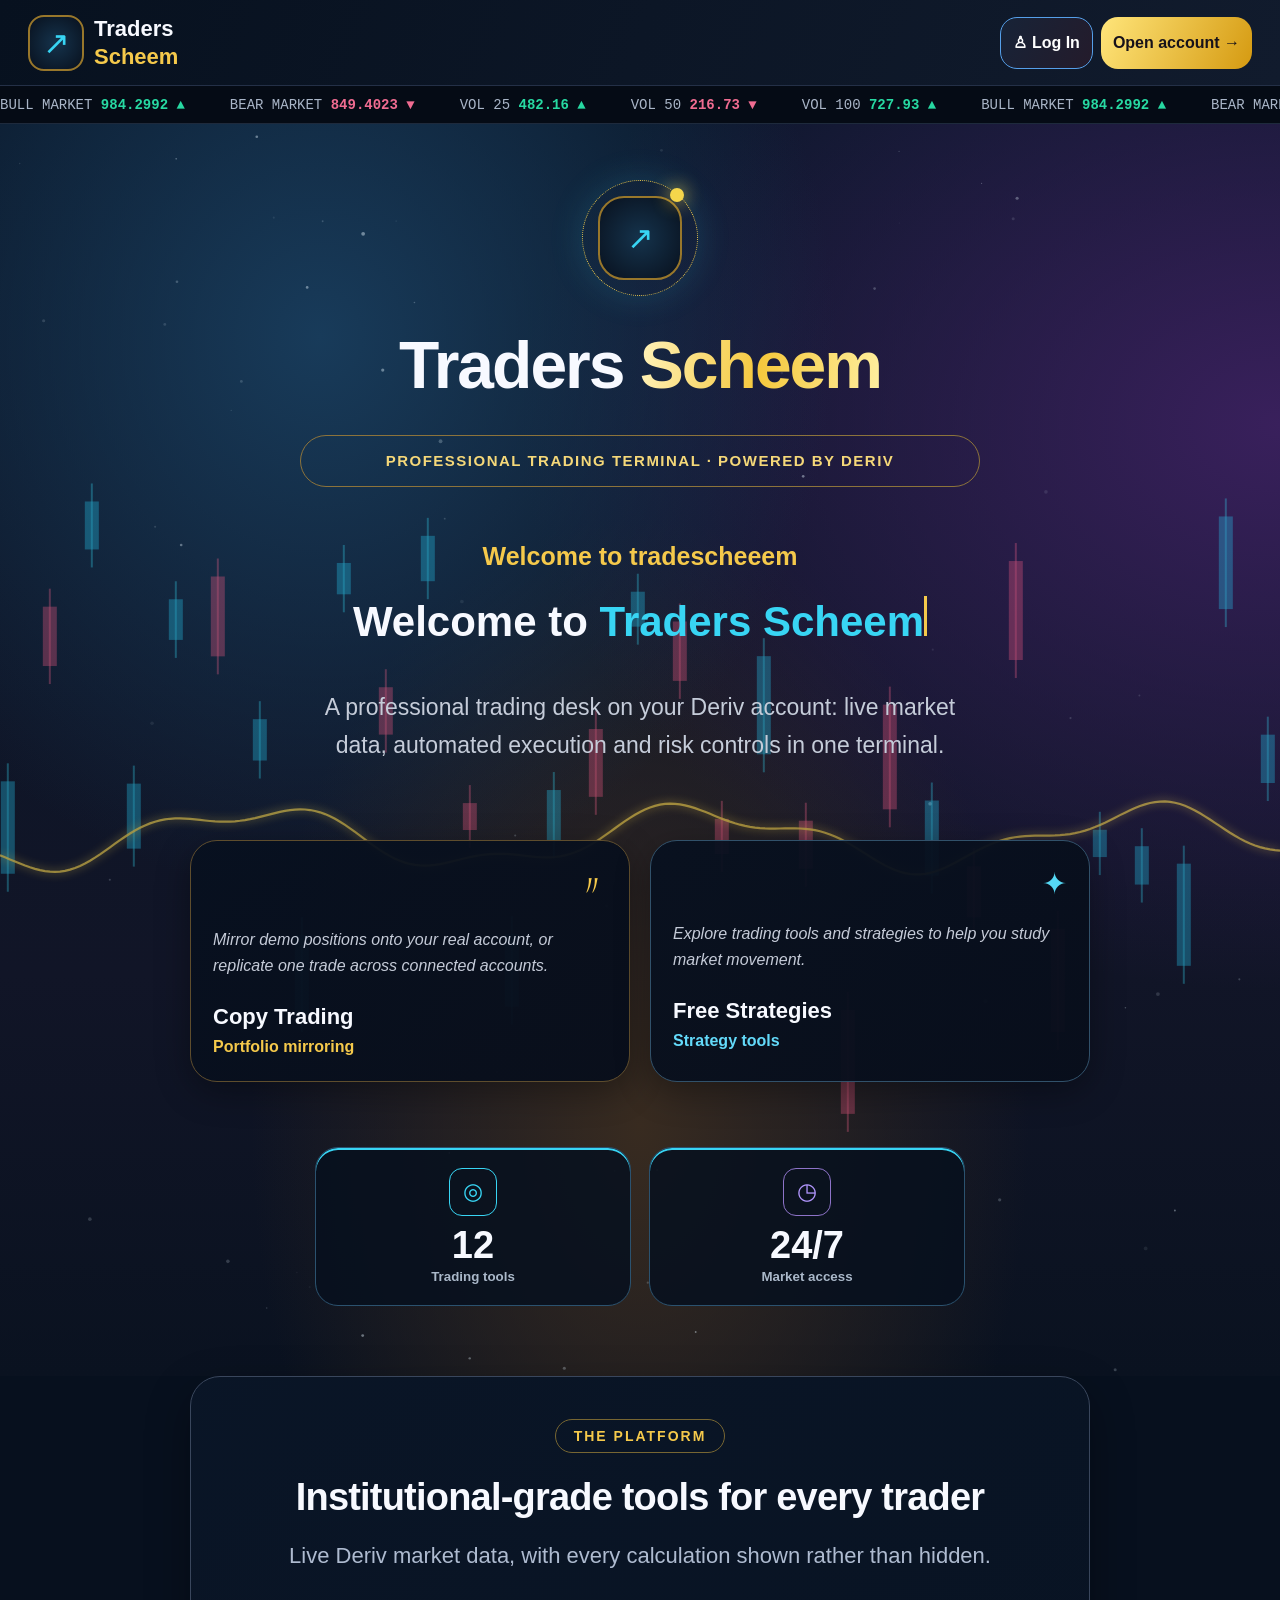
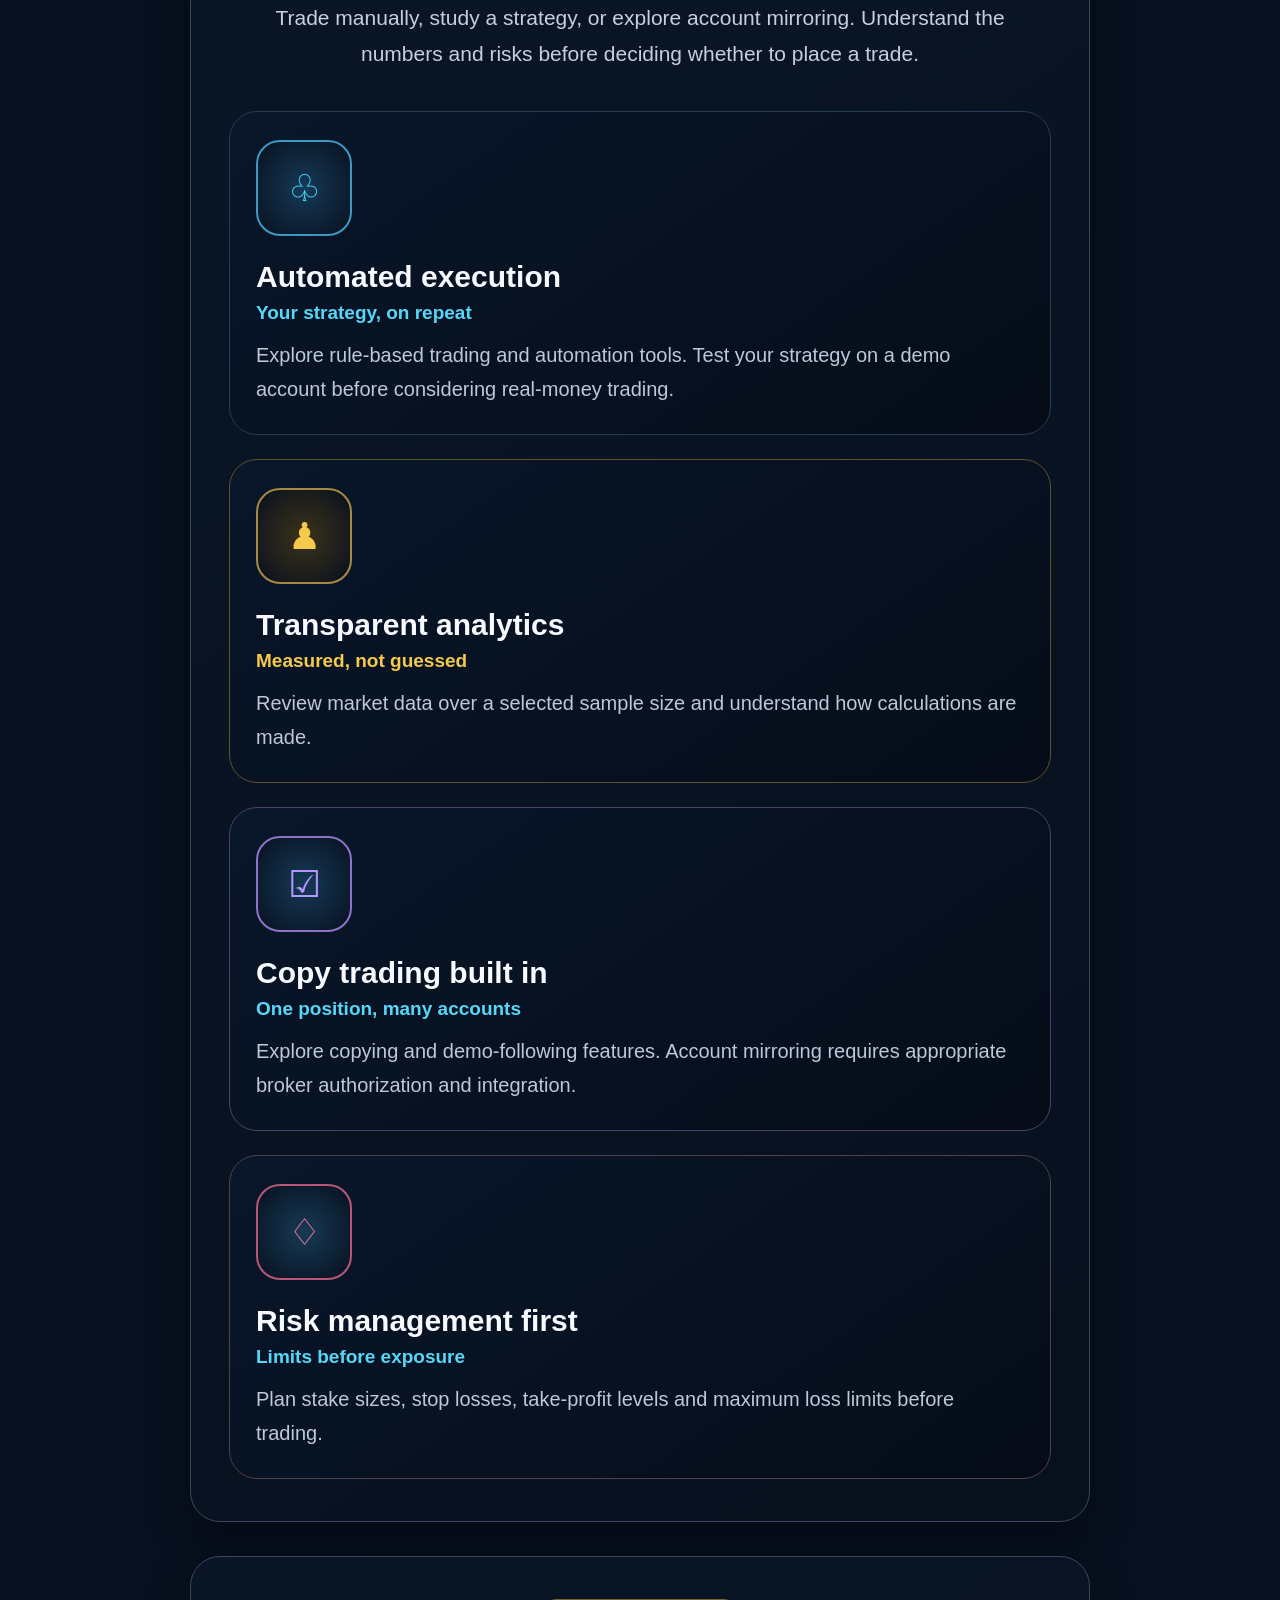
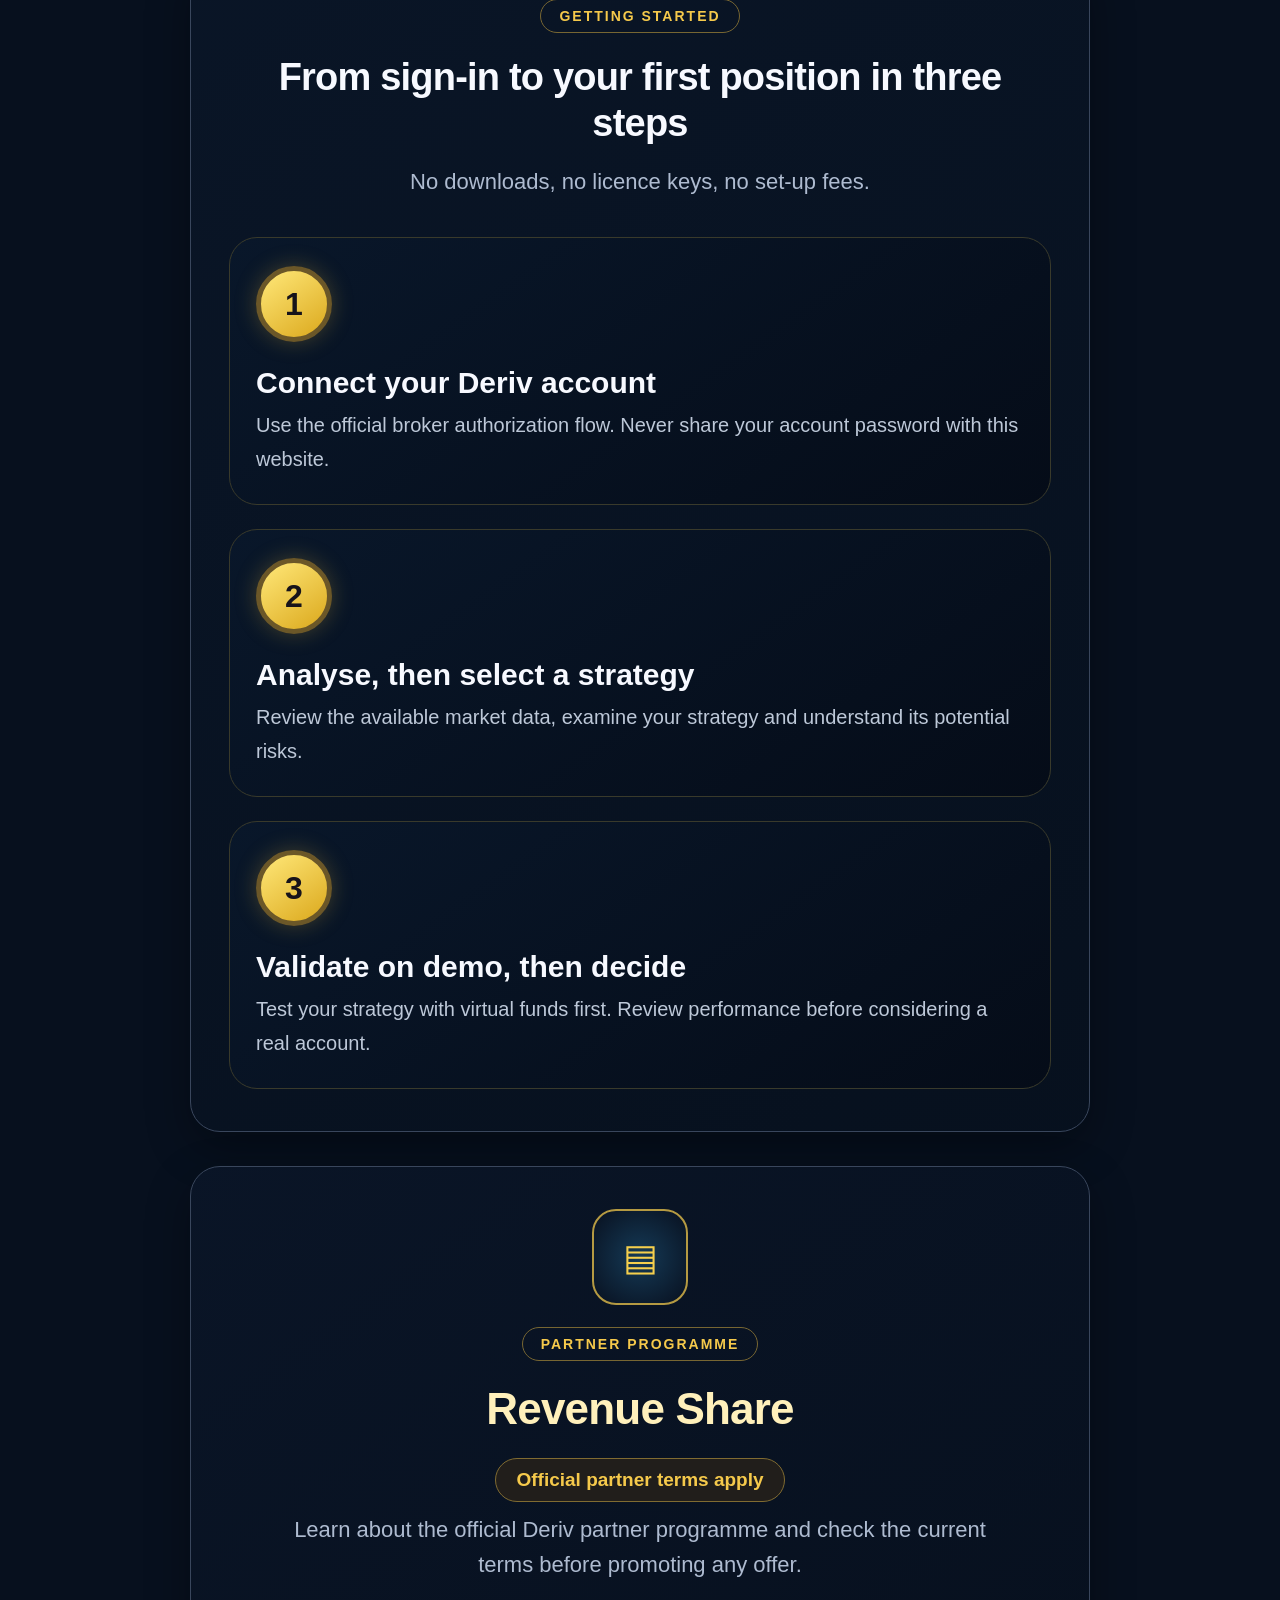
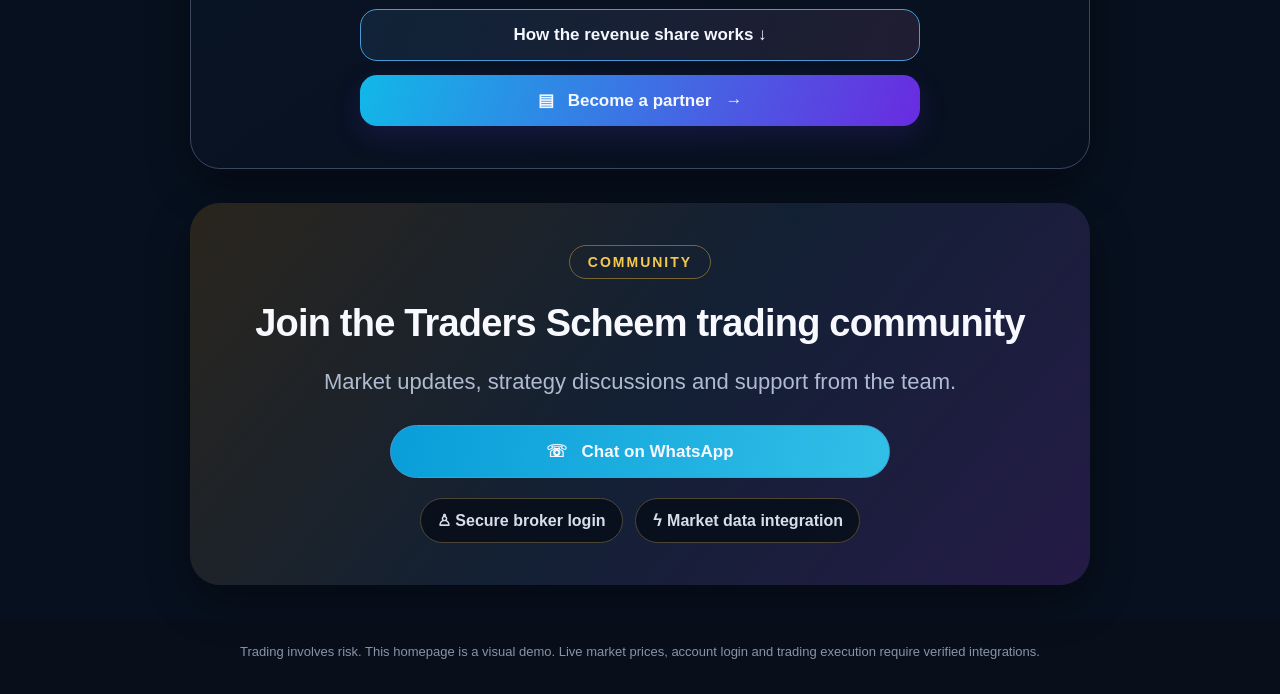
<file: index.html>
<!DOCTYPE html>
<html lang="en">
<head>
<meta charset="UTF-8">
<meta name="viewport" content="width=device-width, initial-scale=1.0">
<meta name="theme-color" content="#08101e">
<title>Traders Scheeem</title>

<style>
:root {
  --bg: #07101e;
  --gold: #f5c94b;
  --cyan: #38d5f4;
}
* { box-sizing: border-box; }
html { scroll-behavior: smooth; }
body {
  margin: 0;
  background: var(--bg);
  color: #f7f9ff;
  font-family: Arial, Helvetica, sans-serif;
  overflow-x: hidden;
}
button, a { font: inherit; }
button { cursor: pointer; }

/* Sticky navigation */
.nav {
  position: sticky;
  top: 0;
  z-index: 20;
  min-height: 86px;
  background: linear-gradient(110deg,#07111f,#111b2d);
  display: flex;
  align-items: center;
  justify-content: space-between;
  padding: 10px 16px;
  gap: 10px;
  border-bottom: 1px solid #243047;
}
.brand {
  display: flex;
  align-items: center;
  gap: 10px;
}
.logo {
  width: 56px;
  height: 56px;
  border: 2px solid #98772b;
  border-radius: 16px;
  background: radial-gradient(circle,#15334c,#08101d);
  display: grid;
  place-items: center;
  color: var(--cyan);
  font-size: 32px;
  flex-shrink: 0;
}
.brand-name {
  font-size: 22px;
  line-height: 1.05;
  font-weight: 900;
}
.brand-name span {
  display: block;
  color: var(--gold);
  margin-top: 4px;
}
.nav-actions {
  display: flex;
  gap: 8px;
  align-items: center;
}
.nav-btn {
  border: 1px solid #559fe9;
  border-radius: 17px;
  padding: 12px;
  min-height: 52px;
  background: linear-gradient(120deg,#172337,#241b2b);
  color: white;
  font-weight: 800;
}
.nav-btn.open {
  background: linear-gradient(115deg,#ffe57a,#d59a11);
  border: 0;
  color: #17121a;
}

/* Animated market ticker */
.ticker {
  position: sticky;
  top: 86px;
  z-index: 19;
  height: 38px;
  background: #050b15;
  border-bottom: 1px solid #1e2a3c;
  display: flex;
  align-items: center;
  overflow: hidden;
  white-space: nowrap;
  color: #aab6c8;
  font-family: monospace;
  font-size: 14px;
}
.ticker-track {
  display: flex;
  gap: 45px;
  min-width: max-content;
  animation: ticker 24s linear infinite;
}
.up { color: #27d9a2; }
.down { color: #f06c91; }
@keyframes ticker {
  to { transform: translateX(-50%); }
}

/* Hero section */
.hero {
  position: relative;
  isolation: isolate;
  min-height: 1050px;
  overflow: hidden;
  padding: 50px 20px 70px;
  text-align: center;
  background:
    radial-gradient(ellipse at 25% 17%,#183b5a,transparent 38%),
    radial-gradient(ellipse at 100% 24%,#39205c,transparent 42%),
    radial-gradient(ellipse at 50% 80%,#382b20,transparent 43%),
    linear-gradient(180deg,#0a1729,#111527 68%,#0a1220);
}
#chart-bg {
  position: absolute;
  inset: 0;
  width: 100%;
  height: 100%;
  z-index: -1;
  opacity: .72;
}
.hero-content {
  position: relative;
  z-index: 1;
  max-width: 900px;
  margin: auto;
}
.hero-logo {
  width: 116px;
  height: 116px;
  margin: 6px auto 35px;
  border-radius: 50%;
  display: grid;
  place-items: center;
  position: relative;
  border: 1px dotted #e2c24d;
  box-shadow: 0 0 35px #38d5f42a;
}
.hero-logo .logo {
  width: 84px;
  height: 84px;
  border-radius: 26px;
}
.orbit {
  position: absolute;
  width: 14px;
  height: 14px;
  background: #f5d64b;
  border-radius: 50%;
  top: 7px;
  right: 13px;
  box-shadow: 0 0 18px #f5d64b;
  animation: orbit 5s ease-in-out infinite;
}
@keyframes orbit {
  50% {
    transform: translate(-25px,42px);
    background: var(--cyan);
  }
}
h1 {
  font-size: clamp(38px,9vw,66px);
  line-height: 1.04;
  letter-spacing: -2px;
  margin: 0 0 35px;
  font-weight: 900;
}
h1 span {
  background: linear-gradient(100deg,#fff3bc,#f5c83d,#fff0a2);
  -webkit-background-clip: text;
  background-clip: text;
  color: transparent;
}
.tagline {
  border: 1px solid #8c733b;
  border-radius: 40px;
  padding: 14px 18px;
  max-width: 680px;
  margin: 0 auto 55px;
  color: #f5d879;
  font-size: 15px;
  font-weight: 850;
  letter-spacing: 1.5px;
  line-height: 1.5;
}
.greeting {
  font-size: 25px;
  font-weight: 800;
  color: var(--gold);
  margin-bottom: 25px;
}
.typing-line {
  font-size: clamp(29px,6vw,42px);
  font-weight: 900;
  min-height: 53px;
  margin: 0 auto 40px;
}
.cyan { color: var(--cyan); }
.cursor {
  display: inline-block;
  width: 3px;
  height: .95em;
  background: var(--gold);
  animation: blink .8s steps(2) infinite;
}
@keyframes blink { 50% { opacity: 0; } }
.description {
  max-width: 680px;
  margin: 0 auto 75px;
  font-size: clamp(17px,3.6vw,23px);
  line-height: 1.65;
  color: #c5ccd9;
}

/* Hero feature cards */
.features {
  display: grid;
  grid-template-columns: 1fr 1fr;
  gap: 20px;
  max-width: 900px;
  margin: auto;
  text-align: left;
}
.feature {
  border: 1px solid #5e4d2d;
  border-radius: 27px;
  background: linear-gradient(145deg,#07101fef,#080e1bf7);
  padding: 25px 22px;
  min-height: 230px;
  box-shadow: 0 10px 35px #0005;
}
.feature.secondary { border-color: #31516a; }
.quote {
  color: var(--gold);
  font-size: 30px;
  text-align: right;
}
.feature p {
  color: #c5cbd8;
  font-style: italic;
  font-size: 16px;
  line-height: 1.65;
  margin: 20px 0 24px;
}
.feature h2 { font-size: 22px; margin-bottom: 8px; }
.sub { color: var(--gold); font-weight: 800; }
.feature.secondary .sub { color: #63dafa; }

/* Statistics */
.stats {
  display: grid;
  grid-template-columns: 1fr 1fr;
  gap: 18px;
  max-width: 650px;
  margin: 65px auto 0;
}
.stat {
  border: 1px solid #2b526f;
  border-radius: 23px;
  min-height: 150px;
  padding: 20px;
  background: #07101ed9;
  box-shadow: inset 0 2px 0 var(--cyan);
}
.stat-icon {
  width: 48px;
  height: 48px;
  border: 1px solid var(--cyan);
  border-radius: 13px;
  margin: 0 auto 8px;
  display: grid;
  place-items: center;
  color: var(--cyan);
  font-size: 23px;
}
.stat strong { font-size: 38px; display: block; }
.stat small { color: #aab8c9; font-weight: 700; }

/* All scroll-down sections */
.content-section {
  position: relative;
  max-width: 900px;
  margin: 0 auto 34px;
  padding: 32px 28px;
  border: 1px solid #39465c;
  border-radius: 30px;
  background: linear-gradient(145deg,#0a1527f5,#07101ef7);
  box-shadow: 0 16px 45px #0005;
  text-align: center;
}
.section-kicker {
  display: inline-block;
  border: 1px solid #776632;
  border-radius: 28px;
  padding: 8px 18px;
  color: var(--gold);
  font-weight: 900;
  letter-spacing: 2px;
  font-size: 14px;
  margin-bottom: 22px;
}
.content-section h2 {
  font-size: clamp(27px,5.5vw,38px);
  line-height: 1.2;
  margin: 0 auto 18px;
  letter-spacing: -.8px;
}
.section-lead {
  font-size: clamp(17px,3.6vw,22px);
  line-height: 1.6;
  color: #aebbd0;
  margin: 0 auto 26px;
  max-width: 720px;
}
.section-copy {
  font-size: clamp(16px,3.4vw,21px);
  line-height: 1.75;
  color: #c6cfdd;
  margin: 22px auto 0;
  max-width: 760px;
}
.detail-list {
  display: grid;
  grid-template-columns: 1fr;
  gap: 24px;
  margin-top: 38px;
  text-align: left;
}
.detail-card {
  border: 1px solid #263d55;
  border-radius: 28px;
  padding: 28px 26px;
  background: linear-gradient(145deg,#09172a,#050c18);
}
.detail-card.gold { border-color: #61522b; }
.detail-card.purple { border-color: #4b416c; }
.detail-card.rose { border-color: #51404e; }
.detail-icon {
  width: 96px;
  height: 96px;
  border: 2px solid #3b9ac1;
  border-radius: 24px;
  display: grid;
  place-items: center;
  font-size: 37px;
  color: #48d7fa;
  background: radial-gradient(circle,#153a56,#08101f);
  margin-bottom: 24px;
}
.detail-card.gold .detail-icon {
  color: var(--gold);
  border-color: #a58b42;
  background: radial-gradient(circle,#3b3218,#08101f);
}
.detail-card.purple .detail-icon {
  color: #b397ff;
  border-color: #8d73c8;
}
.detail-card.rose .detail-icon {
  color: #ff7297;
  border-color: #b85676;
}
.detail-card h3 {
  font-size: clamp(23px,4.5vw,30px);
  margin: 0 0 8px;
}
.subheading {
  font-size: 19px;
  font-weight: 800;
  color: #56d7f7;
  margin-bottom: 14px;
}
.detail-card.gold .subheading { color: var(--gold); }
.detail-card p {
  font-size: clamp(16px,3.4vw,20px);
  line-height: 1.7;
  color: #bdc8d8;
  margin: 0;
}

/* Three getting-started steps */
.steps .detail-card { border-color: #393a2b; }
.step-number {
  width: 76px;
  height: 76px;
  border-radius: 50%;
  display: grid;
  place-items: center;
  background: linear-gradient(145deg,#ffe879,#dba81c);
  color: #17131a;
  font-size: 32px;
  font-weight: 900;
  border: 5px solid #6b5728;
  box-shadow: 0 0 22px #e6bc3740;
  margin-bottom: 24px;
}

/* Partner section */
.partner-icon { margin: 0 auto 22px; }
.partner-title {
  font-size: clamp(32px,6vw,44px) !important;
  color: #fff0bb;
}
.pill {
  display: inline-block;
  border: 1px solid #806b31;
  border-radius: 30px;
  padding: 10px 20px;
  color: var(--gold);
  font-weight: 900;
  font-size: 19px;
  margin: 4px 0 10px;
  background: #211e1b;
}
.section-button {
  display: block;
  width: 100%;
  max-width: 560px;
  margin: 14px auto 0;
  padding: 15px 18px;
  border-radius: 17px;
  border: 1px solid #4b9ad4;
  background: linear-gradient(110deg,#102338,#201d31);
  color: #f4f7ff;
  font-weight: 850;
  font-size: 17px;
}
.section-button.primary {
  border: 0;
  background: linear-gradient(110deg,#11b8e8,#692be0);
  box-shadow: 0 10px 28px #4e32c533;
}
.community {
  background: linear-gradient(130deg,#332b1dcb,#142236e8,#33205aab);
  border: 0;
}
.community .section-button {
  border-radius: 35px;
  background: linear-gradient(100deg,#099ed9,#32bfe7);
  max-width: 500px;
}
.trust-pills {
  display: flex;
  justify-content: center;
  flex-wrap: wrap;
  gap: 12px;
  margin-top: 20px;
}
.trust-pills span {
  border: 1px solid #4d4634;
  border-radius: 30px;
  padding: 12px 16px;
  background: #080f1be8;
  color: #d5deeb;
  font-weight: 700;
}
.footer {
  padding: 25px 15px 35px;
  text-align: center;
  color: #8794a8;
  font-size: 13px;
  background: #080f1b;
}

/* Mobile responsive */
@media (min-width:760px) {
  .nav { padding-left: 28px; padding-right: 28px; }
  .content-section { padding: 42px 38px; }
  .detail-list.two-col { grid-template-columns: 1fr 1fr; }
}
@media (max-width:420px) {
  .nav { padding: 8px 10px; }
  .logo { width: 47px; height: 47px; }
  .brand-name { font-size: 19px; }
  .nav-btn { padding: 10px 8px; font-size: 12px; }
  .hero { padding-left: 15px; padding-right: 15px; }
  .tagline { font-size: 12px; letter-spacing: 1px; }
  .features { gap: 12px; }
  .feature { padding: 19px 14px; }
  .feature p { font-size: 14px; }
  .feature h2 { font-size: 18px; }
  .content-section { padding: 28px 18px; margin-left: 12px; margin-right: 12px; }
  .detail-card { padding: 24px 20px; }
}
@media (prefers-reduced-motion: reduce) {
  *, *::before, *::after {
    animation-duration: .01ms !important;
    scroll-behavior: auto !important;
  }
}
</style>
</head>

<body>

<!-- Website header: browser mockup removed -->
<nav class="nav">
  <div class="brand">
    <div class="logo" aria-hidden="true">↗</div>
    <div class="brand-name">Traders<span>Scheem</span></div>
  </div>

  <div class="nav-actions">
  <button class="nav-btn"
    onclick="window.location.href='login.html'">
    ♙ Log In
  </button>

  <button class="nav-btn open"
    onclick="window.location.href='signup.html'">
    Open account →
  </button>
</div>
</nav>

<div class="ticker">
  <div class="ticker-track">
    <span>BULL MARKET <b class="up">984.2992 ▲</b></span>
    <span>BEAR MARKET <b class="down">849.4023 ▼</b></span>
    <span>VOL 25 <b class="up">482.16 ▲</b></span>
    <span>VOL 50 <b class="down">216.73 ▼</b></span>
    <span>VOL 100 <b class="up">727.93 ▲</b></span>

    <span>BULL MARKET <b class="up">984.2992 ▲</b></span>
    <span>BEAR MARKET <b class="down">849.4023 ▼</b></span>
    <span>VOL 25 <b class="up">482.16 ▲</b></span>
    <span>VOL 50 <b class="down">216.73 ▼</b></span>
    <span>VOL 100 <b class="up">727.93 ▲</b></span>
  </div>
</div>

<!-- HERO -->
<main class="hero">
  <canvas id="chart-bg" aria-hidden="true"></canvas>

  <div class="hero-content">
    <div class="hero-logo">
      <div class="logo">↗</div>
      <span class="orbit"></span>
    </div>

    <h1>Traders <span>Scheem</span></h1>

    <div class="tagline">
      PROFESSIONAL TRADING TERMINAL · POWERED BY DERIV
    </div>

    <p class="greeting">Welcome to tradescheeem</p>

    <p class="typing-line">
      Welcome to <span id="typed" class="cyan"></span><span class="cursor"></span>
    </p>

    <p class="description">
      A professional trading desk on your Deriv account:
      live market data, automated execution and risk controls
      in one terminal.
    </p>

    <section class="features">
      <article class="feature">
        <div class="quote">〃</div>
        <p>
          Mirror demo positions onto your real account, or
          replicate one trade across connected accounts.
        </p>
        <h2>Copy Trading</h2>
        <div class="sub">Portfolio mirroring</div>
      </article>

      <article class="feature secondary">
        <div class="quote" style="color:#55d8f5">✦</div>
        <p>
          Explore trading tools and strategies to help you
          study market movement.
        </p>
        <h2>Free Strategies</h2>
        <div class="sub">Strategy tools</div>
      </article>
    </section>

    <section class="stats">
      <div class="stat">
        <div class="stat-icon">◎</div>
        <strong>12</strong>
        <small>Trading tools</small>
      </div>
      <div class="stat">
        <div class="stat-icon" style="color:#b397ff;border-color:#8d73c8">◷</div>
        <strong>24/7</strong>
        <small>Market access</small>
      </div>
    </section>
  </div>
</main>

<!-- THE PLATFORM -->
<section class="content-section" id="platform">
  <div class="section-kicker">THE PLATFORM</div>

  <h2>Institutional-grade tools for every trader</h2>

  <p class="section-lead">
    Live Deriv market data, with every calculation shown
    rather than hidden.
  </p>

  <p class="section-copy">
    Trade manually, study a strategy, or explore account
    mirroring. Understand the numbers and risks before
    deciding whether to place a trade.
  </p>

  <div class="detail-list">
    <article class="detail-card">
      <div class="detail-icon">♧</div>
      <h3>Automated execution</h3>
      <div class="subheading">Your strategy, on repeat</div>
      <p>
        Explore rule-based trading and automation tools.
        Test your strategy on a demo account before considering
        real-money trading.
      </p>
    </article>

    <article class="detail-card gold">
      <div class="detail-icon">♟</div>
      <h3>Transparent analytics</h3>
      <div class="subheading">Measured, not guessed</div>
      <p>
        Review market data over a selected sample size and
        understand how calculations are made.
      </p>
    </article>

    <article class="detail-card purple">
      <div class="detail-icon">☑</div>
      <h3>Copy trading built in</h3>
      <div class="subheading">One position, many accounts</div>
      <p>
        Explore copying and demo-following features. Account
        mirroring requires appropriate broker authorization
        and integration.
      </p>
    </article>

    <article class="detail-card rose">
      <div class="detail-icon">♢</div>
      <h3>Risk management first</h3>
      <div class="subheading">Limits before exposure</div>
      <p>
        Plan stake sizes, stop losses, take-profit levels
        and maximum loss limits before trading.
      </p>
    </article>
  </div>
</section>

<!-- GETTING STARTED -->
<section class="content-section" id="getting-started">
  <div class="section-kicker">GETTING STARTED</div>

  <h2>From sign-in to your first position in three steps</h2>

  <p class="section-lead">
    No downloads, no licence keys, no set-up fees.
  </p>

  <div class="detail-list steps">
    <article class="detail-card">
      <div class="step-number">1</div>
      <h3>Connect your Deriv account</h3>
      <p>
        Use the official broker authorization flow.
        Never share your account password with this website.
      </p>
    </article>

    <article class="detail-card">
      <div class="step-number">2</div>
      <h3>Analyse, then select a strategy</h3>
      <p>
        Review the available market data, examine your
        strategy and understand its potential risks.
      </p>
    </article>

    <article class="detail-card">
      <div class="step-number">3</div>
      <h3>Validate on demo, then decide</h3>
      <p>
        Test your strategy with virtual funds first.
        Review performance before considering a real account.
      </p>
    </article>
  </div>
</section>

<!-- PARTNER PROGRAMME -->
<section class="content-section" id="partner">
  <div class="detail-icon partner-icon"
       style="color:#f5cf4d;border-color:#b59a42">
    ▤
  </div>

  <div class="section-kicker">PARTNER PROGRAMME</div>

  <h2 class="partner-title">Revenue Share</h2>

  <div class="pill">Official partner terms apply</div>

  <p class="section-lead">
    Learn about the official Deriv partner programme and
    check the current terms before promoting any offer.
  </p>

  <button class="section-button"
    onclick="showNotice('Add your verified partner programme URL here.')">
    How the revenue share works ↓
  </button>

  <button class="section-button primary"
    onclick="showNotice('Connect this button to your verified partner registration URL.')">
    ▤ &nbsp; Become a partner &nbsp; →
  </button>
</section>

<!-- COMMUNITY -->
<section class="content-section community" id="community">
  <div class="section-kicker">COMMUNITY</div>

  <h2>Join the Traders Scheem trading community</h2>

  <p class="section-lead">
    Market updates, strategy discussions and support from
    the team.
  </p>

  <a class="section-button"
     href="https://wa.me/254741030460"
     target="_blank"
     rel="noopener noreferrer"
     style="text-decoration:none">
    ☏ &nbsp; Chat on WhatsApp
  </a>

  <div class="trust-pills">
    <span>♙ Secure broker login</span>
    <span>ϟ Market data integration</span>
  </div>
</section>

<footer class="footer">
  Trading involves risk. This homepage is a visual demo.
  Live market prices, account login and trading execution
  require verified integrations.
</footer>

<script>
/* Notice for buttons that still need integration */
function showNotice(message) {
  alert(message);
}

/* Animated typing text */
const typed = document.getElementById("typed");

const phrases = [
  "Traders Scheem",
  "your trading desk",
  "smart trading tools"
];

let phraseIndex = 0;
let charIndex = 0;
let deleting = false;

function typeLoop() {
  const phrase = phrases[phraseIndex];
  typed.textContent = phrase.slice(0, charIndex);

  if (!deleting) {
    charIndex++;

    if (charIndex > phrase.length) {
      deleting = true;
      setTimeout(typeLoop, 1300);
      return;
    }
  } else {
    charIndex--;

    if (charIndex < 0) {
      charIndex = 0;
      deleting = false;
      phraseIndex = (phraseIndex + 1) % phrases.length;
    }
  }

  setTimeout(typeLoop, deleting ? 45 : 95);
}

typeLoop();

/* Animated decorative candlestick background */
const canvas = document.getElementById("chart-bg");
const ctx = canvas.getContext("2d");

let W = 0;
let H = 0;
let dpr = 1;
let candles = [];
let stars = [];
let phase = 0;

function resize() {
  dpr = Math.min(window.devicePixelRatio || 1, 2);
  W = canvas.clientWidth;
  H = canvas.clientHeight;

  canvas.width = W * dpr;
  canvas.height = H * dpr;
  ctx.setTransform(dpr, 0, 0, dpr, 0, 0);

  candles = Array.from(
    { length: Math.ceil(W / 42) + 3 },
    (_, i) => ({
      x: i * 42 + 8,
      y: 0.32 + Math.random() * 0.43,
      h: 25 + Math.random() * 85,
      up: Math.random() > 0.45
    })
  );

  stars = Array.from({ length: 65 }, () => ({
    x: Math.random() * W,
    y: Math.random() * H,
    r: 0.5 + Math.random() * 1.5,
    
      a: 0.15 + Math.random() * 0.55
    }));

}

function draw() {
  ctx.clearRect(0, 0, W, H);
  phase += 0.012;

  // Twinkling stars
  stars.forEach(s => {
    ctx.globalAlpha =
      s.a * (0.7 + 0.3 * Math.sin(phase * 2 + s.x));

    ctx.fillStyle = "#e5f5ff";
    ctx.beginPath();
    ctx.arc(s.x, s.y, s.r, 0, Math.PI * 2);
    ctx.fill();
  });

  // Moving candlesticks
  candles.forEach(c => {
    c.x -= 0.18;

    if (c.x < -5) {
      c.x = W + 30;
      c.y = 0.25 + Math.random() * 0.5;
      c.h = 25 + Math.random() * 90;
      c.up = Math.random() > 0.45;
    }

    const y = c.y * H;
    const bodyH = c.h;
    const top = y - bodyH * 0.5;
    const bottom = y + bodyH * 0.5;

    ctx.globalAlpha = 0.42;
    ctx.strokeStyle = c.up ? "#37d8f4" : "#fb658d";
    ctx.lineWidth = 2;

    ctx.beginPath();
    ctx.moveTo(c.x, top - 18);
    ctx.lineTo(c.x, bottom + 18);
    ctx.stroke();

    ctx.globalAlpha = 0.45;
    ctx.fillStyle = c.up ? "#27c7f0" : "#f45c86";
    ctx.fillRect(c.x - 7, top, 14, bodyH);
  });

  // Moving gold market line
  ctx.globalAlpha = 0.8;
  ctx.beginPath();

  for (let x = 0; x <= W; x += 5) {
    const y =
      H * 0.57 +
      Math.sin(x * 0.014 + phase) * 27 +
      Math.sin(x * 0.037 - phase * 0.7) * 10;

    if (x === 0) {
      ctx.moveTo(x, y);
    } else {
      ctx.lineTo(x, y);
    }
  }

  ctx.strokeStyle = "#f4d24d";
  ctx.lineWidth = 2.2;
  ctx.shadowColor = "#f3ce4d";
  ctx.shadowBlur = 9;
  ctx.stroke();
  ctx.shadowBlur = 0;
  ctx.globalAlpha = 1;

  requestAnimationFrame(draw);
}

// Start the animation
window.addEventListener("resize", resize);
resize();
draw();
</script>

</body>
</html>
</file>
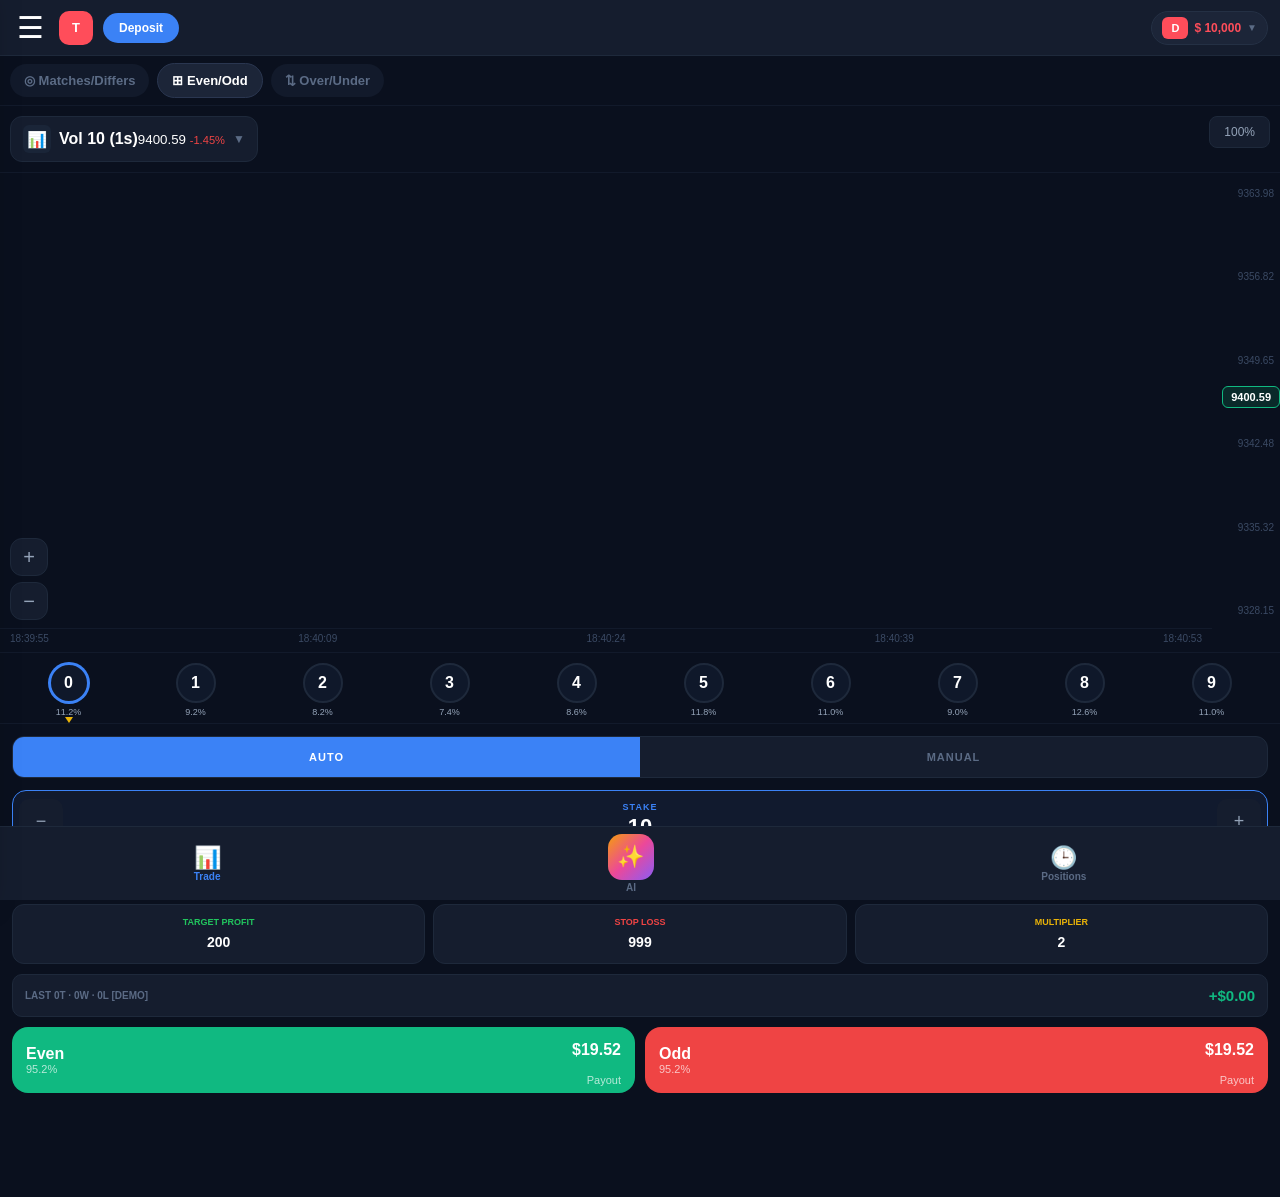
<file: dashboard.html>
<!DOCTYPE html>
<html>
<head>
<meta charset="UTF-8">
<meta name="viewport" content="width=device-width,initial-scale=1,maximum-scale=1,user-scalable=no">
<title>Vol 10 (1s) - Demo/Real</title>
<style>
*{margin:0;padding:0;box-sizing:border-box;font-family:Inter,Arial,sans-serif}
body{background:#0A101E;color:#fff;overflow-x:hidden;padding-bottom:90px}
.top{height:56px;background:#151D2E;display:flex;align-items:center;justify-content:space-between;padding:0 12px;border-bottom:1px solid #1E293B;position:sticky;top:0;z-index:20}
.top-l{display:flex;align-items:center;gap:10px}
.ham{width:20px;height:2px;background:#94a3b8;box-shadow:0 6px 0 #94a3b8,0 -6px 0 #94a3b8;cursor:pointer}
.t{width:34px;height:34px;background:#FF4D5A;border-radius:10px;display:flex;align-items:center;justify-content:center;font-weight:900;font-size:13px}
.dep-left{background:#3B82F6;border:none;color:#fff;padding:8px 16px;border-radius:20px;font-size:12px;font-weight:800;cursor:pointer}
.bal-wrap{position:relative}
.rbal{background:#1C2538;border-radius:20px;padding:5px 10px;display:flex;align-items:center;gap:6px;border:1px solid #243044;cursor:pointer;min-width:95px;justify-content:center}
.rbal .r{width:26px;height:22px;border-radius:6px;display:flex;align-items:center;justify-content:center;font-size:11px;font-weight:800;color:#fff}
.rbal .r.demo{background:#FF4D5A}.rbal .r.real{background:#3B82F6}
.rbal b{font-size:12px}
.bal-dropdown{position:absolute;top:40px;right:0;width:220px;background:#151D2E;border:1px solid #1E293B;border-radius:14px;z-index:100;display:none;overflow:hidden;box-shadow:0 10px 30px rgba(0,0,0,0.5)}
.bal-dropdown.open{display:block}
.acc-opt{padding:12px;display:flex;align-items:center;justify-content:space-between;cursor:pointer;border-bottom:1px solid #1E293B}
.acc-opt:last-child{border-bottom:none}
.acc-opt:hover{background:#1C2538}
.acc-opt .left{display:flex;align-items:center;gap:8px}
.acc-opt .circle{width:28px;height:28px;border-radius:8px;display:flex;align-items:center;justify-content:center;font-weight:800;font-size:12px;color:#fff}
.acc-opt .circle.demo{background:#FF4D5A}.acc-opt .circle.real{background:#3B82F6}
.acc-opt b{font-size:12px;display:block}.acc-opt small{font-size:10px;color:#94a3b8}
.acc-opt.on{background:#1E2F4A}
.reset-btn{margin:8px;background:#1C2538;border:1px solid #243044;border-radius:8px;padding:8px;text-align:center;font-size:11px;color:#94a3b8;cursor:pointer}
.reset-btn:hover{color:#fff;border-color:#3B82F6}

/* Side Menu & Overlay Styles */
.side-overlay{position:fixed;inset:0;background:rgba(0,0,0,0.5);z-index:9998;display:none}
.side-overlay.open{display:block}
.side-menu{position:fixed;top:0;left:-320px;width:280px;height:100%;background:#111622;color:#ffffff;transition:left 0.3s ease-in-out;z-index:9999;box-shadow:4px 0 15px rgba(0,0,0,0.6);display:flex;flex-direction:column;padding:16px;box-sizing:border-box;overflow-y:auto}
.side-menu.open{left:0}
.menu-top{display:flex;justify-content:space-between;align-items:center;margin-bottom:16px}
.menu-heading{font-size:16px;font-weight:700}
.menu-language{font-size:12px;background:#1C2538;padding:3px 6px;border-radius:4px;color:#94a3b8}
.menu-close{background:none;border:none;color:#fff;font-size:22px;cursor:pointer}
.menu-profile{display:flex;align-items:center;gap:12px;background:#1a2233;padding:10px;border-radius:8px;margin-bottom:12px}
.menu-avatar{width:38px;height:38px;background:#3B82F6;color:#fff;border-radius:50%;display:flex;align-items:center;justify-content:center;font-weight:bold;font-size:16px;flex-shrink:0}
.menu-profile-info{display:flex;flex-direction:column;overflow:hidden}
.menu-profile-info b{font-size:13px;color:#fff;text-overflow:ellipsis;overflow:hidden;white-space:nowrap}
.menu-profile-info small{font-size:11px;color:#9ca3af;text-overflow:ellipsis;overflow:hidden;white-space:nowrap;margin-top:2px}
.menu-brand{font-size:11px;color:#3B82F6;font-weight:800;margin-bottom:12px;letter-spacing:0.5px}
.menu-item{display:flex;align-items:center;gap:10px;color:#cbd5e1;text-decoration:none;padding:10px;border-radius:6px;font-size:13px;font-weight:500;cursor:pointer;transition:background 0.2s}
.menu-item:hover{background:#1c2538;color:#fff}
.menu-icon{font-size:16px;width:20px;text-align:center}
.menu-divider{height:1px;background:#1E293B;margin:8px 0}
.menu-logout{color:#ef4444 !important;font-weight:600}
.menu-footer{margin-top:auto;text-align:center;font-size:10px;color:#64748b;padding-top:10px}

.tabs{height:50px;display:flex;align-items:center;gap:8px;padding:0 10px;background:#0A101E;border-bottom:1px solid #121A2B;overflow-x:auto}
.tabs button{border:none;background:#121A2B;color:#5B6B85;font-size:13px;font-weight:600;padding:9px 14px;border-radius:20px;white-space:nowrap;cursor:pointer}
.tabs .on{background:#1C2538;color:#fff;border:1px solid #2A3650}
.vol-row{padding:10px;display:flex;justify-content:space-between;align-items:flex-start}
.vol-box{background:#151D2E;border:1px solid #1E293B;border-radius:12px;padding:8px 12px;display:flex;align-items:center;gap:8px;min-width:150px;cursor:pointer}
.p100{background:#151D2E;border:1px solid #1E293B;border-radius:8px;padding:8px 14px;font-size:12px;color:#94a3b8;cursor:pointer}
.chart{position:relative;width:100%;height:480px;background:#0A101E;overflow:hidden;border-top:1px solid #121A2B}
#cv{width:100%;height:100%}
.price-scale{position:absolute;right:0;top:10px;bottom:26px;width:68px;display:flex;flex-direction:column;justify-content:space-between;padding:5px 6px 10px 0;text-align:right;font-size:10px;color:#3B4A64;pointer-events:none}
.price-tag{position:absolute;right:0;background:#0A2A2A;border:1px solid #10B981;color:#fff;font-size:11px;font-weight:700;padding:4px 8px;border-radius:6px;transform:translateY(-50%);z-index:2}
.time-row{position:absolute;bottom:0;left:0;right:68px;height:24px;display:flex;justify-content:space-between;padding:4px 10px;font-size:10px;color:#3B4A64;border-top:1px solid #121A2B;background:#0A101E}
.zoom{position:absolute;left:10px;bottom:32px;display:flex;flex-direction:column;gap:6px;z-index:3}
.zoom button{width:38px;height:38px;background:#151D2E;border:1px solid #1E293B;border-radius:12px;color:#94a3b8;font-size:20px;cursor:pointer}
.digits{height:72px;background:#0A101E;border-top:1px solid #121A2B;border-bottom:1px solid #121A2B;display:flex;align-items:center;padding:0 6px;gap:2px;overflow-x:auto}
.di{flex:1;min-width:48px;text-align:center;position:relative;padding-top:4px;cursor:pointer}
.di .circle{width:40px;height:40px;border-radius:50%;border:2px solid #1E293B;margin:0 auto;display:flex;align-items:center;justify-content:center;background:#0F182A}
.di .circle.sel{border-color:#3B82F6;box-shadow:0 0 0 1px #3B82F6}
.di .tri{position:absolute;bottom:-6px;left:50%;transform:translateX(-50%);width:0;height:0;border-left:4px solid transparent;border-right:4px solid transparent;border-top:6px solid #EAB308;display:none}
.di.sel .tri{display:block}
.di small.perc{font-size:9px;color:#94a3b8;margin-top:4px;display:block}
.switch{margin:12px;background:#151D2E;border-radius:12px;display:flex;overflow:hidden;height:42px;border:1px solid #1E293B}
.switch button{flex:1;border:none;background:transparent;color:#5B6B85;font-size:11px;font-weight:800;letter-spacing:1px;cursor:pointer}
.switch .on{background:#3B82F6;color:#fff}
.stake-wrap{margin:0 12px;background:#111A2E;border:1.5px solid #3B82F6;border-radius:14px;height:62px;display:flex;align-items:center;padding:0 6px;gap:8px}
.stake-wrap button{width:44px;height:44px;background:#151D2E;border:none;border-radius:10px;color:#94a3b8;font-size:18px;cursor:pointer}
.stake-mid{flex:1;text-align:center;position:relative;cursor:pointer}
.stake-mid label{font-size:9px;color:#3B82F6;letter-spacing:1px;font-weight:800;display:block}
.stake-mid b{font-size:22px;font-weight:800;display:block;margin-top:2px}
.stake-mid i{position:absolute;left:10px;top:30px;color:#3B82F6;font-style:normal;font-size:14px;font-weight:800}
.chips{display:flex;gap:6px;margin:10px 12px}
.chips span{flex:1;background:#151D2E;border:1px solid #1E293B;border-radius:8px;padding:9px 0;text-align:center;font-size:11px;color:#5B6B85;font-weight:600;cursor:pointer}
.chips .on{background:#1E2F4A;border-color:#3B82F6;color:#60A5FA}
.boxes{display:grid;grid-template-columns:1fr 1fr 1fr;gap:8px;margin:0 12px}
.box{background:#151D2E;border:1px solid #1E293B;border-radius:12px;padding:12px 8px;text-align:center}
.box label{font-size:9px;font-weight:800;display:block;margin-bottom:6px}
.box.green label{color:#22c55e}.box.red label{color:#ef4444}.box.yellow label{color:#EAB308}
.box input{font-size:14px;font-weight:800;background:transparent;border:none;color:#fff;text-align:center;width:100%;outline:none}
.last{margin:10px 12px;background:#151D2E;border:1px solid #1E293B;border-radius:10px;padding:12px;display:flex;justify-content:space-between;align-items:center}
.last span{font-size:10px;color:#5B6B85;font-weight:700}
.last b{color:#10B981;font-size:15px;font-weight:800}
.buy{display:grid;grid-template-columns:1fr 1fr;gap:10px;margin:10px 12px 14px}
.buy button{border:none;border-radius:16px;height:66px;padding:12px 14px;text-align:left;position:relative;cursor:pointer}
.buy .even{background:#10B981}.buy .odd{background:#EF4444}
.buy b{font-size:16px;font-weight:800;display:block;color:#fff}
.buy small{font-size:11px;color:rgba(255,255,255,0.7);display:block}
.buy .pr{position:absolute;right:14px;top:14px;text-align:right}
.bottom{position:fixed;bottom:0;left:0;right:0;height:74px;background:#151D2E;border-top:1px solid #1E293B;display:flex;justify-content:space-around;align-items:center;z-index:20}
.bottom div{text-align:center;color:#5B6B85;font-size:10px;font-weight:600;cursor:pointer}
.bottom .on{color:#3B82F6}
.modal{position:fixed;inset:0;background:rgba(0,0,0,0.6);z-index:200;display:none;align-items:center;justify-content:center;padding:20px}
.modal.open{display:flex}
.modal-box{background:#151D2E;border:1px solid #1E293B;border-radius:16px;width:100%;max-width:340px;padding:20px}
.modal-box h3{font-size:14px;margin-bottom:12px}
.modal-box input{width:100%;background:#0A101E;border:1px solid #1E293B;border-radius:10px;padding:12px;color:#fff;font-size:14px;margin-bottom:12px}
.modal-box button{width:100%;background:#3B82F6;border:none;border-radius:10px;padding:12px;color:#fff;font-weight:800;cursor:pointer}
</style>
</head>
<body>
<div class="top">
  <div class="top-l">
    <!-- HAMBURGER MENU BUTTON -->
<button
  id="menuOpenBtn"
  type="button"
  onclick="openSidebarNow()"
  title="Open Menu"
  style="background:none;border:none;color:white;font-size:30px;padding:5px;cursor:pointer;">
  ☰
</button>
    <div class="t">T</div>
    <button class="dep-left" onclick="openDep()">Deposit</button>
  </div>
  <div class="bal-wrap">
    <div class="rbal" id="balBtn" onclick="toggleBal()"><div class="r demo" id="balIcon">D</div><b id="balText" style="color:#FF4D5A">$ 10,000</b><span style="font-size:10px;color:#5B6B85">▼</span></div>
    <div class="bal-dropdown" id="balDrop">
      <div class="acc-opt on" id="demoOpt" onclick="switchAcc('demo')">
        <div class="left"><div class="circle demo">D</div><div><b>DEMO Account</b><small id="demoBalTxt">$10,000.00</small></div></div><span style="color:#3B82F6">✓</span>
      </div>
      <div class="acc-opt" id="realOpt" onclick="switchAcc('real')">
        <div class="left"><div class="circle real">R</div><div><b>REAL Account</b><small id="realBalTxt">$0.00</small></div></div><span></span>
      </div>
      <div class="reset-btn" onclick="resetDemo()">🔄 Reset Demo Balance to $10,000</div>
    </div>
  </div>
</div>
<!-- SIDE MENU OVERLAY -->
<div id="sideOverlay" onclick="toggleMenu()" style="position:fixed; inset:0; background:rgba(0,0,0,0.7); backdrop-filter:blur(4px); display:none; z-index:999;"></div>

<!-- SIDE MENU DRAWER -->
<aside id="sideMenu" style="position:fixed; top:0; left:-320px; width:300px; height:100%; background:#050c18; border-right:1px solid #1e293b; box-shadow:5px 0 25px rgba(0,0,0,0.5); transition:left 0.3s cubic-bezier(0.4, 0, 0.2, 1); z-index:1000; padding:16px; overflow-y:auto; box-sizing:border-box;">

  <!-- MENU HEADER -->
  <div style="display:flex; justify-content:space-between; align-items:center; margin-bottom:14px;">
    <div style="font-size:16px; font-weight:700; color:#fff;">Menu</div>
    <div style="display:flex; align-items:center; gap:12px">
      <span style="font-size:12px; background:#1C2538; border:1px solid #1e293b; padding:3px 6px; border-radius:4px; color:#94a3b8;">EN</span>
      <button
  type="button"
  onclick="closeSidebarNow()"
  style="background:none;border:none;color:#fff;font-size:28px;cursor:pointer;padding:5px;">
  ×
      </button>
    </div>
  </div>

  <!-- DYNAMIC USER PROFILE -->
  <div style="display:flex; align-items:center; gap:12px; background:#091629; border:1px solid #1e293b; padding:12px; border-radius:12px; margin-bottom:12px;">
    <div id="menuAvatar" style="width:42px; height:42px; background:#3B82F6; color:#fff; border-radius:50%; display:flex; align-items:center; justify-content:center; font-weight:bold; font-size:18px; flex-shrink:0;">U</div>
    <div style="display:flex; flex-direction:column; overflow:hidden;">
      <b id="menuName" style="font-size:14px; color:#fff; text-overflow:ellipsis; overflow:hidden; white-space:nowrap;">My Account</b>
      <small id="menuEmail" style="font-size:11px; color:#94a3b8; text-overflow:ellipsis; overflow:hidden; white-space:nowrap; margin-top:2px;">Loading account...</small>
    </div>
  </div>

  <!-- MAIN NAVIGATION -->
  <div style="display:flex; flex-direction:column; gap:8px; margin-bottom:12px;">
    <button onclick="handleSidebarAction('deposit')" style="display:flex; align-items:center; justify-content:space-between; width:100%; background:#091629; border:1px solid #1e293b; color:#fff; padding:12px 14px; border-radius:12px; font-size:13px; font-weight:600; cursor:pointer; text-align:left; box-sizing:border-box;">
      <span>💳 Deposit</span><span style="color:#94a3b8; font-size:16px;">›</span>
    </button>
    <button onclick="handleSidebarAction('withdraw')" style="display:flex; align-items:center; justify-content:space-between; width:100%; background:#091629; border:1px solid #1e293b; color:#fff; padding:12px 14px; border-radius:12px; font-size:13px; font-weight:600; cursor:pointer; text-align:left; box-sizing:border-box;">
      <span>💸 Withdraw</span><span style="color:#94a3b8; font-size:16px;">›</span>
    </button>
    <button onclick="handleSidebarAction('history')" style="display:flex; align-items:center; justify-content:space-between; width:100%; background:#091629; border:1px solid #1e293b; color:#fff; padding:12px 14px; border-radius:12px; font-size:13px; font-weight:600; cursor:pointer; text-align:left; box-sizing:border-box;">
      <span>📊 Trading History</span><span style="color:#94a3b8; font-size:16px;">›</span>
    </button>
    <button onclick="handleSidebarAction('positions')" style="display:flex; align-items:center; justify-content:space-between; width:100%; background:#091629; border:1px solid #1e293b; color:#fff; padding:12px 14px; border-radius:12px; font-size:13px; font-weight:600; cursor:pointer; text-align:left; box-sizing:border-box;">
      <span>🕒 Open Positions</span><span style="color:#94a3b8; font-size:16px;">›</span>
    </button>
    <button onclick="handleSidebarAction('settings')" style="display:flex; align-items:center; justify-content:space-between; width:100%; background:#091629; border:1px solid #1e293b; color:#fff; padding:12px 14px; border-radius:12px; font-size:13px; font-weight:600; cursor:pointer; text-align:left; box-sizing:border-box;">
      <span>⚙️ Account Settings</span><span style="color:#94a3b8; font-size:16px;">›</span>
    </button>
  </div>

  <!-- REFER AND EARN -->
  <div onclick="handleSidebarAction('refer')" style="background:#091629; border:1px solid #1e293b; border-radius:14px; padding:14px; margin-bottom:12px; cursor:pointer;">
    <div style="display:flex; align-items:center; gap:12px; margin-bottom:10px;">
      <div style="font-size:24px;">🎁</div>
      <div>
        <h3 style="font-size:13px; color:#fff; margin:0 0 2px 0;">Refer & Earn</h3>
        <p style="font-size:11px; color:#94a3b8; margin:0; line-height:1.3;">Invite friends and earn rewards via WhatsApp.</p>
      </div>
    </div>
    <button onclick="event.stopPropagation(); handleSidebarAction('refer')" style="width:100%; background:#2563eb; border:none; border-radius:8px; padding:10px; color:#fff; font-size:12px; font-weight:800; cursor:pointer;">
      INVITE FRIENDS →
    </button>
  </div>

  <!-- BOTTOM MENU -->
  <div style="display:flex; flex-direction:column; gap:8px; margin-bottom:12px;">
    <!-- DARK THEME -->
    <div style="display:flex; align-items:center; justify-content:space-between; width:100%; background:#091629; border:1px solid #1e293b; color:#fff; padding:12px 14px; border-radius:12px; font-size:13px; font-weight:600; box-sizing:border-box;">
      <span>🌙 Dark Theme</span>
      <label style="position:relative; display:inline-block; width:34px; height:20px;">
        <input type="checkbox" id="sidebarThemeToggle" checked style="opacity:0; width:0; height:0;">
        <span style="position:absolute; cursor:pointer; inset:0; background-color:#3b82f6; border-radius:20px;"></span>
      </label>
    </div>

    <button onclick="handleSidebarAction('help')" style="display:flex; align-items:center; justify-content:space-between; width:100%; background:#091629; border:1px solid #1e293b; color:#fff; padding:12px 14px; border-radius:12px; font-size:13px; font-weight:600; cursor:pointer; text-align:left; box-sizing:border-box;">
      <span>❓ Help Centre</span><span style="color:#94a3b8; font-size:16px;">›</span>
    </button>
    <button onclick="handleSidebarAction('chat')" style="display:flex; align-items:center; justify-content:space-between; width:100%; background:#091629; border:1px solid #1e293b; color:#fff; padding:12px 14px; border-radius:12px; font-size:13px; font-weight:600; cursor:pointer; text-align:left; box-sizing:border-box;">
      <span>💬 Live Chat</span><span style="color:#94a3b8; font-size:16px;">›</span>
    </button>
    <button onclick="handleSidebarAction('logout')" style="display:flex; align-items:center; justify-content:space-between; width:100%; background:#091629; border:1px solid rgba(255,77,77,0.3); color:#ff4d4d; padding:12px 14px; border-radius:12px; font-size:13px; font-weight:600; cursor:pointer; text-align:left; box-sizing:border-box;">
      <span style="color:#ff4d4d;">🚪 Log Out</span><span style="color:#ff4d4d; font-size:16px;">›</span>
    </button>
  </div>

  <!-- FOOTER -->
  <div style="text-align:center; font-size:11px; color:#64748b; margin-top:16px; padding-top:12px; border-top:1px solid #1e293b;">
    <p style="margin:0;">Traders Scheem v1.0.0</p>
  </div>

</aside>



<div class="tabs"><button>◎ Matches/Differs</button><button class="on">⊞ Even/Odd</button><button>⇅ Over/Under</button></div>

<div class="vol-row">
  <div class="vol-box"><div style="background:#1A2538;width:28px;height:28px;border-radius:6px;display:flex;align-items:center;justify-content:center;color:#3B82F6">📊</div><div><b>Vol 10 (1s)</b><small><span id="volPrice">9362.02</span> <small style="color:#ef4444">-1.45%</small></small></div><span style="color:#5B6B85;font-size:12px">▼</span></div>
  <div class="p100">100%</div>
</div>

<div class="chart">
  <canvas id="cv"></canvas>
  <div class="price-scale"><span>9363.98</span><span>9356.82</span><span>9349.65</span><span>9342.48</span><span>9335.32</span><span>9328.15</span></div>
  <div class="price-tag" id="ptag">9362.02</div>
  <div class="time-row"><span>18:39:55</span><span>18:40:09</span><span>18:40:24</span><span>18:40:39</span><span>18:40:53</span></div>
  <div class="zoom"><button>+</button><button>−</button></div>
</div>

<div class="digits" id="digits"></div>

<div class="switch"><button class="on" id="autoB" onclick="setMode('AUTO')">AUTO</button><button id="manB" onclick="setMode('MANUAL')">MANUAL</button></div>

<div class="stake-wrap"><button onclick="changeStake(-1)">−</button><div class="stake-mid" onclick="editStake()"><label>STAKE</label><i>$</i><b id="stake">10</b></div><button onclick="changeStake(1)">+</button></div>

<div class="chips" id="chips"><span data-v="1" onclick="setChip(1)">$1</span><span data-v="5" onclick="setChip(5)">$5</span><span class="on" data-v="10" onclick="setChip(10)">$10</span><span data-v="25" onclick="setChip(25)">$25</span><span data-v="50" onclick="setChip(50)">$50</span><span data-v="100" onclick="setChip(100)">$100</span></div>

<div class="boxes">
  <div class="box green"><label>TARGET PROFIT</label><input value="200"></div>
  <div class="box red"><label>STOP LOSS</label><input value="999"></div>
  <div class="box yellow"><label>MULTIPLIER</label><input value="2"></div>
</div>

<div class="last"><span id="lastInfo">LAST  0T · 0W · 0L [DEMO]</span><b id="profit">+$0.00</b></div>

<div class="buy">
  <button class="even" onclick="doTrade('EVEN')"><b>Even</b><small>95.2%</small><div class="pr"><b id="pe">$19.52</b><br><small>Payout</small></div></button>
  <button class="odd" onclick="doTrade('ODD')"><b>Odd</b><small>95.2%</small><div class="pr"><b id="po">$19.52</b><br><small>Payout</small></div></button>
</div>

<div class="bottom"><div class="on"><div style="font-size:22px">📊</div>Trade</div><div><div style="width:46px;height:46px;background:linear-gradient(135deg,#F59E0B,#EC4899,#8B5CF6);border-radius:14px;display:flex;align-items:center;justify-content:center;font-size:22px;margin:0 auto 2px;color:#fff">✨</div>AI</div><div><div style="font-size:22px">🕒</div>Positions</div></div>

<div class="modal" id="depModal">
  <div class="modal-box">
    <h3 id="depTitle">Deposit to REAL Account</h3>
    <input id="depInput" type="number" placeholder="Enter amount $" value="10">
    <button onclick="doDeposit()">Deposit</button>
    <button style="background:transparent;color:#94a3b8;margin-top:8px" onclick="closeDep()">Cancel</button>
  </div>
</div>

<script>
let stake=10, lastD=2, profit=0, total=0, wins=0, losses=0, autoMode=true;
let balances={demo:10000, real:0}, mode='demo';
let pts=[], pr=9320;
const cv=document.getElementById('cv'), ctx=cv.getContext('2d'), ptag=document.getElementById('ptag');

function resize(){cv.width=cv.offsetWidth*2;cv.height=480*2;ctx.scale(2,2);}resize();window.onresize=resize;
for(let i=0;i<160;i++){let c=Math.sin(i/5)*2 + (Math.random()-0.5)*3; if(i<20) c=4; if(i>100) c=Math.sin(i/3)*3; pr+=c; pts.push(pr);}
function draw(){
  ctx.clearRect(0,0,cv.offsetWidth,480);
  let slice=pts.slice(-110); let min=Math.min(...slice)-8, max=Math.max(...slice)+12, range=max-min;
  const W=cv.offsetWidth-68, H=430;
  ctx.strokeStyle='#FFFFFF'; ctx.lineWidth=1.8; ctx.beginPath();
  slice.forEach((p,i)=>{let x=(i/(slice.length-1))*W; let y=15+H-((p-min)/range)*H*0.85; if(i==0) ctx.moveTo(x,y); else ctx.lineTo(x,y);});
  ctx.stroke();
  let last=slice[slice.length-1]; let yL=15+H-((last-min)/range)*H*0.85; ptag.style.top=yL+'px'; ptag.innerText=last.toFixed(2); document.getElementById('volPrice').innerText=last.toFixed(2);
}
let perc={0:11.2,1:9.2,2:8.2,3:7.4,4:8.6,5:11.8,6:11.0,7:9.0,8:12.6,9:11.0};
function renderDigits(){
  let html='';
  for(let i=0;i<10;i++){
    html+=`<div class="di ${i===lastD?'sel':''}" onclick="pickDigit(${i})"><div class="circle ${i===lastD?'sel':''}"><b>${i}</b></div><div class="tri" style="${i===lastD?'display:block':''}"></div><small class="perc">${perc[i].toFixed(1)}%</small></div>`;
  }
  document.getElementById('digits').innerHTML=html;
}
function tick(){let ch=(Math.random()-0.5)*3; let last=pts[pts.length-1]+ch; pts.push(last); if(pts.length>250) pts.shift(); lastD=Math.abs(Math.floor(last))%10; renderDigits(); draw();}
setInterval(tick,800);

// Menu Toggle Functionality

function toggleMenu() {
  const menu = document.getElementById('sideMenu');
  const overlay = document.getElementById('sideOverlay');

  if (!menu || !overlay) return;

  const isOpen = menu.classList.toggle('open');

  overlay.classList.toggle('open', isOpen);
  document.body.classList.toggle('menu-open', isOpen);
}


// Dynamically load the logged-in user's actual email & username from localStorage
function loadUserData(){
  const userEmail = localStorage.getItem('userEmail') || localStorage.getItem('loggedInEmail');
  const userName = localStorage.getItem('userName') || localStorage.getItem('loggedInUser');

  const emailElem = document.getElementById('menuEmail');
  const nameElem = document.getElementById('menuName');
  const initialElem = document.getElementById('menuAvatar');

  if(userEmail){
    if(emailElem) emailElem.innerText = userEmail;
    if(nameElem && !userName){
      nameElem.innerText = userEmail.split('@')[0];
    }
    if(initialElem){
      initialElem.innerText = userEmail.charAt(0).toUpperCase();
    }
  } else {
    if(emailElem) emailElem.innerText = 'Not signed in';
    if(nameElem) nameElem.innerText = 'Guest User';
    if(initialElem) initialElem.innerText = 'G';
  }

 if(userName){
    if(nameElem) nameElem.innerText = userName;
    if(initialElem) initialElem.innerText = userName.charAt(0).toUpperCase();
  }
}

function logoutUser(){
  localStorage.removeItem('userEmail');
  localStorage.removeItem('userName');
  localStorage.removeItem('loggedInEmail');
  localStorage.removeItem('loggedInUser');

  window.location.href = 'login.html';
    }

function toggleBal(){document.getElementById('balDrop').classList.toggle('open');}
function switchAcc(m){
  mode=m;
  document.querySelectorAll('.acc-opt').forEach(e=>e.classList.remove('on'));
  document.getElementById(m+'Opt').classList.add('on');
  updateBalDisplay();
  toggleBal();
}
function updateBalDisplay(){
  let icon=document.getElementById('balIcon'), text=document.getElementById('balText');
  if(mode==='demo'){icon.className='r demo'; icon.innerText='D'; text.style.color='#FF4D5A'; text.innerText='$ '+balances.demo.toLocaleString();}
  else{icon.className='r real'; icon.innerText='R'; text.style.color='#3B82F6'; text.innerText='$ '+balances.real.toFixed(2);}
  document.getElementById('demoBalTxt').innerText='$'+balances.demo.toLocaleString()+'.00';
  document.getElementById('realBalTxt').innerText='$'+balances.real.toFixed(2);
  document.getElementById('lastInfo').innerText=`LAST  ${total}T · ${wins}W · ${losses}L [${mode.toUpperCase()}]`;
}
function resetDemo(){
  balances.demo=10000; profit=0; total=0; wins=0; losses=0;
  document.getElementById('profit').innerText='+$0.00';
  document.getElementById('lastInfo').innerText=`LAST  0T · 0W · 0L [DEMO]`;
  updateBalDisplay();
  alert('Demo balance reset to $10,000');
  toggleBal();
}
function openDep(){
  if(mode==='demo'){
    if(confirm('You are in DEMO mode. Switch to REAL to deposit?')){
      switchAcc('real');
      setTimeout(()=>{document.getElementById('depModal').classList.add('open');},300);
    }
    return;
  }
  document.getElementById('depTitle').innerText='Deposit to REAL Account';
  document.getElementById('depModal').classList.add('open');
}
function closeDep(){document.getElementById('depModal').classList.remove('open');}
function doDeposit(){
  let v=parseFloat(document.getElementById('depInput').value);
  if(v>0){balances.real+=v; updateBalDisplay(); closeDep();}
}
function updPay(){let p=(stake*1.952).toFixed(2); document.getElementById('pe').innerText='$'+p; document.getElementById('po').innerText='$'+p;}
function setChip(v){stake=v; document.getElementById('stake').innerText=stake; document.querySelectorAll('#chips span').forEach(s=>s.classList.toggle('on', parseInt(s.dataset.v)===v)); updPay();}
function changeStake(d){stake=Math.max(1,stake+d); document.getElementById('stake').innerText=stake; updPay(); document.querySelectorAll('#chips span').forEach(s=>s.classList.remove('on'));}
function editStake(){let v=prompt('Enter Stake $', stake); if(v){stake=parseInt(v); document.getElementById('stake').innerText=stake; updPay();}}
function setMode(m){autoMode=m==='AUTO'; document.getElementById('autoB').className=autoMode?'on':''; document.getElementById('manB').className=!autoMode?'on':'';}
function doTrade(dir){
  let curBal=balances[mode];
  if(curBal<stake){alert('Low '+mode.toUpperCase()+' balance! '+(mode==='demo'?'Reset demo.':'Deposit.')); return;}
  balances[mode]-=stake;
  let win=(dir==='EVEN'&&lastD%2===0)||(dir==='ODD'&&lastD%2===1);
  total++; if(win){wins++; let p=stake*0.952; balances[mode]+=stake+p; profit+=p;} else {losses++; profit-=stake;}
  document.getElementById('profit').innerText=(profit>=0?'+$':'-$')+Math.abs(profit).toFixed(2);
  document.getElementById('profit').style.color=profit>=0?'#10B981':'#ef4444';
  document.getElementById('lastInfo').innerText=`LAST  ${total}T · ${wins}W · ${losses}L [${mode.toUpperCase()}]`;
  updateBalDisplay();
  if(autoMode && total<100){setTimeout(()=>doTrade(Math.random()>0.5?'EVEN':'ODD'),1500);}
}
function pickDigit(i){lastD=i; renderDigits();}

function handleSidebarAction(action) {
  if (action === 'deposit') {
    toggleMenu();
    if (typeof openDep === 'function') {
      openDep();
    } else {
      window.location.href = 'deposit.html';
    }
  } else if (action === 'withdraw') {
    window.location.href = 'withdraw.html';
  } else if (action === 'history') {
    window.location.href = 'history.html';
  } else if (action === 'positions') {
    toggleMenu();
    alert('Positions view active on dashboard.');
  } else if (action === 'settings') {
    window.location.href = 'settings.html';
  } else if (action === 'refer') {
    const inviteText = encodeURIComponent("Hey! Join me on Traders Scheem and start trading today: https://haasngeno-debug.github.io/traders-scheem/");
    window.open(`https://wa.me/?text=${inviteText}`, '_blank');
  } else if (action === 'help') {
    window.open('https://wa.me/254114622873?text=Hello,%20I%20need%20help%20with%20Help%20Centre', '_blank');
  } else if (action === 'chat') {
    window.open('https://wa.me/254114622873?text=Hello,%20I%20would%20like%20to%20chat%20with%20support', '_blank');
  } else if (action === 'logout') {
    localStorage.removeItem('userEmail');
    localStorage.removeItem('userName');
    localStorage.removeItem('loggedInEmail');
    localStorage.removeItem('loggedInUser');
    window.location.href = 'login.html';
  }
}

// Initialize on page load
renderDigits(); 
draw(); 
updPay(); 
updateBalDisplay(); 
loadUserData();

document.addEventListener('click', (e)=>{
  if(!e.target.closest('.bal-wrap')) document.getElementById('balDrop').classList.remove('open');
});
  
function openSidebarNow() {
  const menu = document.getElementById('sideMenu');
  const overlay = document.getElementById('sideOverlay');

  if (!menu || !overlay) {
    alert('ERROR: Sidebar HTML not found!');
    return;
  }

  menu.style.setProperty('left', '0px', 'important');
  overlay.style.setProperty('display', 'block', 'important');

  document.body.style.overflow = 'hidden';
}

function closeSidebarNow() {
  const menu = document.getElementById('sideMenu');
  const overlay = document.getElementById('sideOverlay');

  if (!menu || !overlay) return;

  menu.style.setProperty('left', '-320px', 'important');
  overlay.style.setProperty('display', 'none', 'important');

  document.body.style.overflow = '';
}
  
</script>
</body>
</html>
</file>
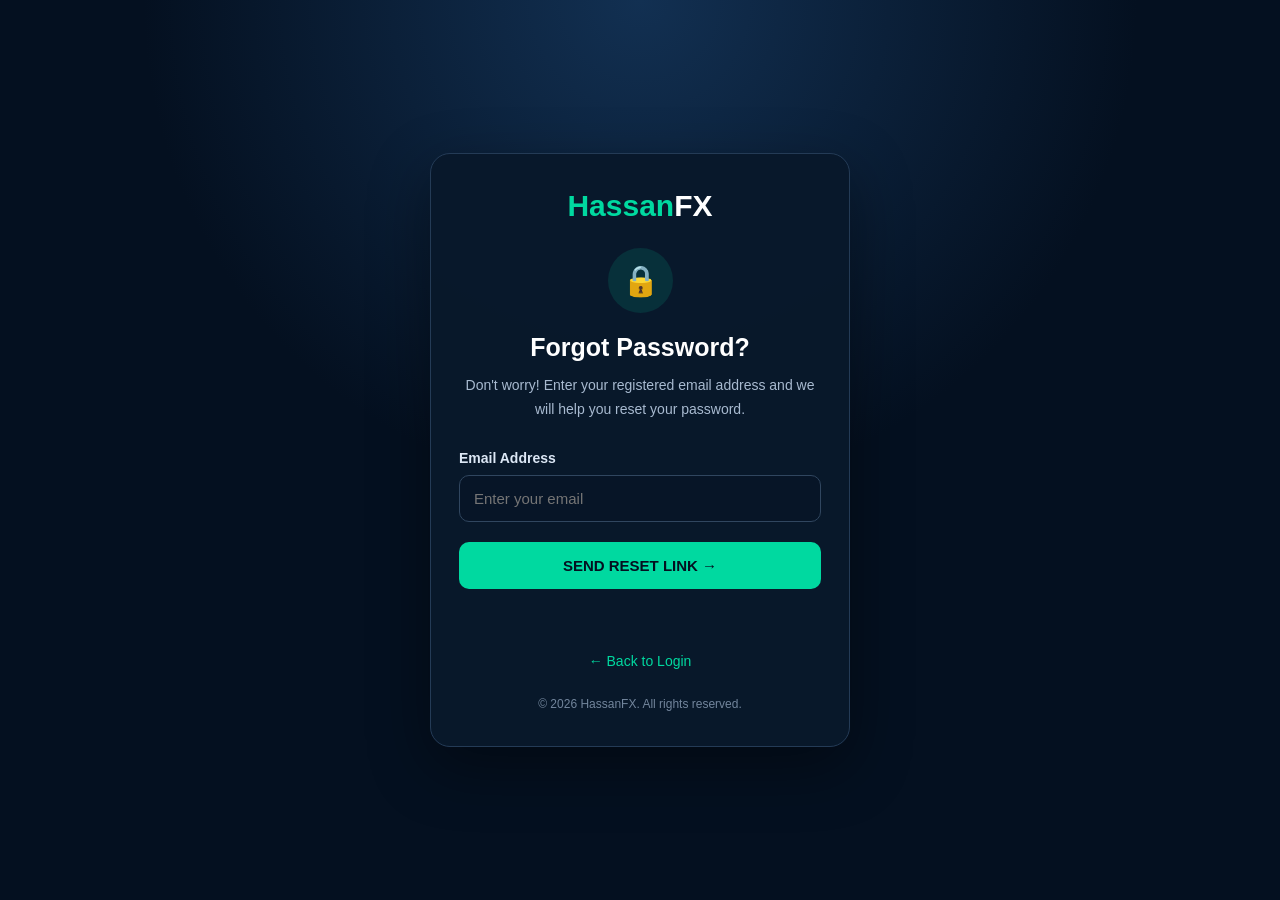
<file: forgot-password.html>
<!DOCTYPE html>
<html lang="en">
<head>
<meta charset="UTF-8">
<meta name="viewport" content="width=device-width, initial-scale=1.0">
<meta name="theme-color" content="#041020">
<title>Forgot Password | HassanFX</title>

<style>
* {
  box-sizing: border-box;
  margin: 0;
  padding: 0;
}

body {
  min-height: 100vh;
  display: flex;
  align-items: center;
  justify-content: center;
  padding: 20px;
  font-family: Arial, sans-serif;
  color: white;
  background:
    radial-gradient(circle at top, #123052 0%, transparent 45%),
    #041020;
}

.card {
  width: 100%;
  max-width: 420px;
  padding: 35px 28px;
  border: 1px solid #243b56;
  border-radius: 20px;
  background: rgba(9,24,43,0.97);
  box-shadow: 0 20px 60px rgba(0,0,0,0.4);
}

.logo {
  margin-bottom: 25px;
  color: #00d9a0;
  font-size: 30px;
  font-weight: 800;
  text-align: center;
}

.logo span {
  color: white;
}

.lock {
  width: 65px;
  height: 65px;
  margin: 0 auto 20px;
  display: flex;
  align-items: center;
  justify-content: center;
  border-radius: 50%;
  background: rgba(0,217,160,0.12);
  color: #00d9a0;
  font-size: 30px;
}

h1 {
  margin-bottom: 12px;
  font-size: 25px;
  text-align: center;
}

.subtitle {
  margin-bottom: 28px;
  color: #a8bad0;
  font-size: 14px;
  line-height: 1.7;
  text-align: center;
}

label {
  display: block;
  margin-bottom: 9px;
  color: #dce7f5;
  font-size: 14px;
  font-weight: bold;
}

input {
  width: 100%;
  padding: 14px;
  margin-bottom: 20px;
  border: 1px solid #30465f;
  border-radius: 10px;
  outline: none;
  background: #071527;
  color: white;
  font-size: 15px;
}

input:focus {
  border-color: #00d9a0;
  box-shadow: 0 0 0 3px rgba(0,217,160,0.12);
}

button {
  width: 100%;
  padding: 15px;
  border: none;
  border-radius: 10px;
  background: #00d9a0;
  color: #041020;
  font-size: 15px;
  font-weight: 800;
  cursor: pointer;
}

button:hover {
  background: #00efb1;
}

button:disabled {
  opacity: 0.6;
  cursor: wait;
}

#message {
  min-height: 22px;
  margin-top: 17px;
  font-size: 13px;
  line-height: 1.5;
  text-align: center;
  overflow-wrap: anywhere;
}

.back {
  margin-top: 25px;
  text-align: center;
  font-size: 14px;
}

.back a {
  color: #00d9a0;
  text-decoration: none;
}

.back a:hover {
  text-decoration: underline;
}

.footer {
  margin-top: 28px;
  color: #72859c;
  font-size: 12px;
  text-align: center;
}
</style>
</head>

<body>

<main class="card">

  <div class="logo">Hassan<span>FX</span></div>

  <div class="lock">🔒</div>

  <h1>Forgot Password?</h1>

  <p class="subtitle">
    Don't worry! Enter your registered email address
    and we will help you reset your password.
  </p>

  <form id="forgotForm">

    <label for="email">Email Address</label>

    <input
      id="email"
      type="email"
      placeholder="Enter your email"
      autocomplete="email"
      required
    >

    <button id="sendButton" type="submit">
      SEND RESET LINK →
    </button>

    <p id="message" role="status" aria-live="polite"></p>

  </form>

  <div class="back">
    <a href="login.html">← Back to Login</a>
  </div>

  <div class="footer">
    © 2026 HassanFX. All rights reserved.
  </div>

</main>


<script>
const form = document.getElementById("forgotForm");
const emailInput = document.getElementById("email");
const sendButton = document.getElementById("sendButton");
const message = document.getElementById("message");

const API_URL =
  "https://traderscheem-backend-pkn6.onrender.com";

form.addEventListener("submit", async function(event) {
  event.preventDefault();

  const email = emailInput.value.trim();

  sendButton.disabled = true;
  sendButton.textContent = "SENDING...";
  message.textContent = "";

  try {
    const response = await fetch(
      API_URL + "/api/auth/forgot-password",
      {
        method: "POST",
        headers: {
          "Content-Type": "application/json"
        },
        body: JSON.stringify({ email })
      }
    );

    const text = await response.text();
    let data;

    try {
      data = JSON.parse(text);
    } catch {
      throw new Error("Server returned an invalid response. Please try again.");
    }

    if (!response.ok) {
      throw new Error(data.error || "Could not send reset link.");
    }

    message.style.color = "#00d9a0";
    message.textContent =
      "If this email is registered, a reset link has been sent. Check your inbox and spam folder.";

  } catch(error) {
    message.style.color = "#ff7777";
    message.textContent = error.message;
  } finally {
    sendButton.disabled = false;
    sendButton.textContent = "SEND RESET LINK →";
  }
});
</script>


</body>
</html>
</file>
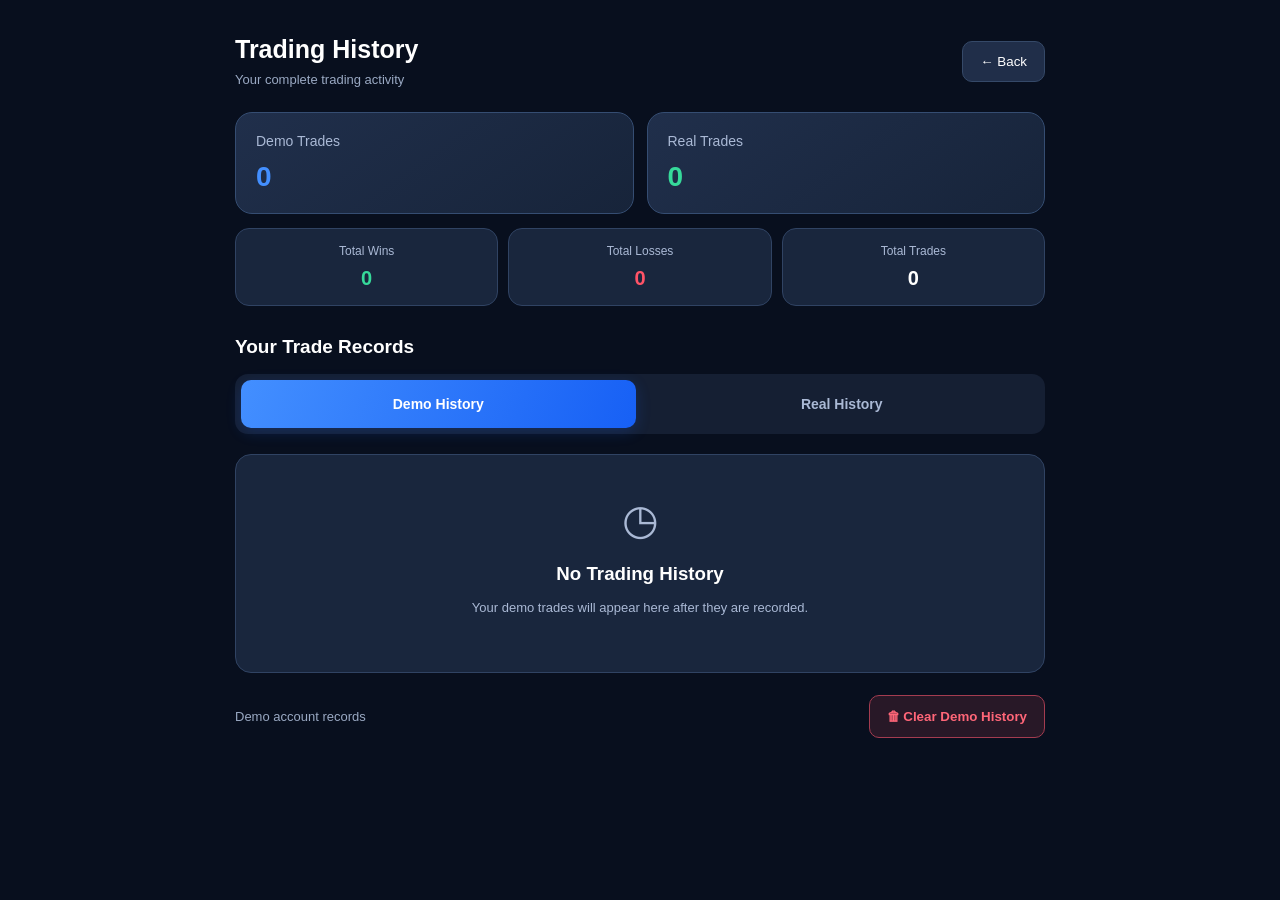
<file: history.html>
<!DOCTYPE html>
<html lang="en">
<head>
<meta charset="UTF-8">
<meta name="viewport" content="width=device-width, initial-scale=1">
<meta name="theme-color" content="#080f1e">
<title>Trading History | TradersCheeem</title>

<style>
* {
  box-sizing: border-box;
}

body {
  margin: 0;
  background: #080f1e;
  color: #fff;
  font-family: Arial, sans-serif;
}

.container {
  width: 100%;
  max-width: 850px;
  margin: auto;
  padding: 20px;
}

.header {
  display: flex;
  align-items: center;
  justify-content: space-between;
  margin: 15px 0 25px;
}

.header h2 {
  margin: 0;
  font-size: 25px;
}

.subtitle {
  color: #9aa9c3;
  font-size: 13px;
  margin-top: 8px;
}

.back {
  background: #202e49;
  color: white;
  border: 1px solid #354968;
  padding: 12px 17px;
  border-radius: 10px;
  cursor: pointer;
}

.summary {
  display: grid;
  grid-template-columns: repeat(2, 1fr);
  gap: 13px;
}

.summary-card {
  background: linear-gradient(145deg,#202f4b,#17243a);
  border: 1px solid #354d72;
  border-radius: 17px;
  padding: 20px;
}

.summary-card p {
  color: #aab9d5;
  margin: 0 0 12px;
  font-size: 14px;
}

.summary-card h2 {
  margin: 0;
  font-size: 28px;
}

.blue {
  color: #438fff;
}

.green {
  color: #36d99a;
}

.red {
  color: #ff5367;
}

.stats {
  display: grid;
  grid-template-columns: repeat(3,1fr);
  gap: 10px;
  margin-top: 14px;
}

.stat-card {
  background: #19263d;
  border: 1px solid #304363;
  border-radius: 14px;
  padding: 15px 8px;
  text-align: center;
}

.stat-card p {
  margin: 0 0 9px;
  color: #aab9d5;
  font-size: 12px;
}

.stat-card strong {
  font-size: 20px;
}

.section {
  margin-top: 30px;
}

.section-title {
  font-size: 19px;
  margin-bottom: 16px;
}

.tabs {
  display: grid;
  grid-template-columns: 1fr 1fr;
  gap: 9px;
  background: #151f33;
  padding: 6px;
  border-radius: 13px;
  margin-bottom: 20px;
}

.tab {
  border: none;
  border-radius: 10px;
  padding: 16px 8px;
  background: transparent;
  color: #aab9d5;
  font-weight: bold;
  font-size: 14px;
  cursor: pointer;
}

.tab.active {
  background: linear-gradient(110deg,#438fff,#1760f5);
  color: white;
  box-shadow: 0 4px 15px rgba(30,105,255,.2);
}

.history-list {
  display: flex;
  flex-direction: column;
  gap: 12px;
}

.trade-card {
  background: linear-gradient(145deg,#202d46,#17243a);
  border: 1px solid #344968;
  border-radius: 15px;
  padding: 17px;
}

.trade-top {
  display: flex;
  justify-content: space-between;
  align-items: center;
  gap: 10px;
}

.pair {
  font-size: 17px;
  font-weight: bold;
}

.result {
  padding: 7px 12px;
  border-radius: 20px;
  font-size: 12px;
  font-weight: bold;
}

.result.win {
  color: #36d99a;
  background: rgba(54,217,154,.13);
}

.result.loss {
  color: #ff5367;
  background: rgba(255,83,103,.13);
}

.result.pending {
  color: #f5c76b;
  background: rgba(245,199,107,.13);
}

.direction {
  display: inline-block;
  margin-top: 13px;
  padding: 6px 11px;
  border-radius: 7px;
  font-size: 12px;
  font-weight: bold;
}

.direction.buy {
  color: #36d99a;
  background: rgba(54,217,154,.12);
}

.direction.sell {
  color: #ff6678;
  background: rgba(255,83,103,.12);
}

.trade-details {
  display: grid;
  grid-template-columns: 1fr 1fr;
  gap: 15px;
  margin-top: 17px;
}

.detail p {
  color: #9aa9c3;
  font-size: 12px;
  margin: 0 0 7px;
}

.detail strong {
  font-size: 15px;
}

.trade-date {
  color: #8493ad;
  font-size: 12px;
  margin-top: 16px;
  padding-top: 13px;
  border-top: 1px solid #304363;
}

.empty {
  text-align: center;
  background: #19263d;
  border: 1px solid #304363;
  border-radius: 16px;
  padding: 40px 20px;
  color: #aab9d5;
}

.empty-icon {
  font-size: 42px;
  margin-bottom: 12px;
}

.empty h3 {
  color: white;
  margin-bottom: 8px;
}

.empty p {
  font-size: 13px;
  line-height: 1.6;
}

.actions {
  margin-top: 22px;
  display: flex;
  justify-content: space-between;
  align-items: center;
  gap: 10px;
  flex-wrap: wrap;
}

.clear-btn {
  padding: 13px 17px;
  background: rgba(255,83,103,.13);
  border: 1px solid #a43c50;
  border-radius: 10px;
  color: #ff6678;
  font-weight: bold;
  cursor: pointer;
}

.protected {
  color: #36d99a;
  font-size: 12px;
}

.notice {
  color: #8493ad;
  font-size: 12px;
  line-height: 1.6;
  margin-top: 18px;
}

@media(max-width:480px) {
  .container {
    padding: 15px;
  }

  .summary-card {
    padding: 16px;
  }

  .summary-card h2 {
    font-size: 23px;
  }
}
</style>
</head>

<body>

<div class="container">

  <div class="header">
    <div>
      <h2>Trading History</h2>
      <div class="subtitle">Your complete trading activity</div>
    </div>

    <button class="back" onclick="history.back()">
      ← Back
    </button>
  </div>

  <!-- ACCOUNT SUMMARY -->

  <div class="summary">

    <div class="summary-card">
      <p>Demo Trades</p>
      <h2 class="blue" id="demoCount">0</h2>
    </div>

    <div class="summary-card">
      <p>Real Trades</p>
      <h2 class="green" id="realCount">0</h2>
    </div>

  </div>

  <!-- TRADE STATISTICS -->

  <div class="stats">

    <div class="stat-card">
      <p>Total Wins</p>
      <strong class="green" id="wins">0</strong>
    </div>

    <div class="stat-card">
      <p>Total Losses</p>
      <strong class="red" id="losses">0</strong>
    </div>

    <div class="stat-card">
      <p>Total Trades</p>
      <strong id="totalTrades">0</strong>
    </div>

  </div>

  <!-- HISTORY SECTION -->

  <div class="section">

    <h3 class="section-title">Your Trade Records</h3>

    <div class="tabs">

      <button class="tab active"
              id="demoTab"
              onclick="switchHistory('demo')">
        Demo History
      </button>

      <button class="tab"
              id="realTab"
              onclick="switchHistory('real')">
        Real History
      </button>

    </div>

    <div id="historyList" class="history-list"></div>

    <!-- HISTORY ACTIONS -->

    <div class="actions">

      <span id="historyLabel"
            style="color:#9aa9c3;font-size:13px">
        Demo account records
      </span>

      <button
        class="clear-btn"
        id="clearButton"
        onclick="clearDemoHistory()">
        🗑 Clear Demo History
      </button>

      <span id="protectedLabel" class="protected"
            style="display:none">
        🔒 Real records protected
      </span>

    </div>

    

  </div>

</div>

<script>

// CURRENT SELECTED ACCOUNT

let currentHistory = 'demo';

// READ SAVED TRADES

function getTrades() {

  try {

    const saved = JSON.parse(
      localStorage.getItem('tradeHistory') || '[]'
    );

    if (Array.isArray(saved)) return saved;

    if (saved && Array.isArray(saved.trades)) {
      return saved.trades;
    }

    return [];

  } catch(error) {

    console.error('History loading error:', error);
    return [];

  }

}

// IDENTIFY DEMO OR REAL ACCOUNT

function getAccount(trade) {

  const account = String(
    trade.account ||
    trade.accountType ||
    trade.mode ||
    trade.account_type ||
    'demo'
  ).toLowerCase();

  return account.includes('real') ? 'real' : 'demo';

}

// IDENTIFY WIN OR LOSS

function getResult(trade) {

  const value = String(
    trade.result ||
    trade.outcome ||
    trade.status ||
    ''
  ).toLowerCase();

  if (value.includes('win') || trade.win === true) {
    return 'win';
  }

  if (value.includes('loss') || trade.win === false) {
    return 'loss';
  }

  return 'pending';

}

// FORMAT MONEY

function money(value) {

  const number = Number(value);

  return Number.isFinite(number)
    ? '$' + Math.abs(number).toFixed(2)
    : '$0.00';

}

// ESCAPE TEXT

function safeText(value) {

  return String(value ?? '').replace(/[&<>"']/g, char => ({
    '&': '&amp;',
    '<': '&lt;',
    '>': '&gt;',
    '"': '&quot;',
    "'": '&#39;'
  })[char]);

}

// GET TRADE DATE

function getTradeDate(trade) {

  const date =
    trade.date ||
    trade.createdAt ||
    trade.timestamp;

  if (!date) return 'Date unavailable';

  const parsed = new Date(date);

  return Number.isNaN(parsed.getTime())
    ? 'Date unavailable'
    : parsed.toLocaleString();

}

// GET STAKE

function getStake(trade) {

  return trade.stake ??
         trade.amount ??
         trade.investment ??
         trade.betAmount ??
         0;

}

// GET PROFIT OR LOSS

function getProfit(trade) {

  return trade.profit ??
         trade.pnl ??
         trade.netProfit ??
         trade.earning ??
         0;

}

// GET TRADING PAIR

function getPair(trade) {

  return trade.pair ||
         trade.symbol ||
         trade.asset ||
         trade.market ||
         'Unknown Asset';

}

// GET BUY OR SELL

function getDirection(trade) {

  return String(
    trade.direction ||
    trade.type ||
    trade.action ||
    'Unknown'
  ).toUpperCase();

}

// SWITCH HISTORY TABS

function switchHistory(account) {

  currentHistory = account;

  renderHistory();

}

// RENDER HISTORY

function renderHistory() {

  const trades = getTrades();

  const demoTrades = trades.filter(
    trade => getAccount(trade) === 'demo'
  );

  const realTrades = trades.filter(
    trade => getAccount(trade) === 'real'
  );

  document.getElementById('demoCount').textContent =
    demoTrades.length;

  document.getElementById('realCount').textContent =
    realTrades.length;

  const wins = trades.filter(
    trade => getResult(trade) === 'win'
  ).length;

  const losses = trades.filter(
    trade => getResult(trade) === 'loss'
  ).length;

  document.getElementById('wins').textContent = wins;

  document.getElementById('losses').textContent = losses;

  document.getElementById('totalTrades').textContent =
    trades.length;

  // UPDATE TAB COLORS

  document.getElementById('demoTab').classList.toggle(
    'active', currentHistory === 'demo'
  );

  document.getElementById('realTab').classList.toggle(
    'active', currentHistory === 'real'
  );

  // UPDATE BUTTONS

  document.getElementById('historyLabel').textContent =
    currentHistory === 'demo'
      ? 'Demo account records'
      : 'Real account records';

  document.getElementById('clearButton').style.display =
    currentHistory === 'demo' ? 'block' : 'none';

  document.getElementById('protectedLabel').style.display =
    currentHistory === 'real' ? 'block' : 'none';

  // SELECT ACCOUNT HISTORY

  const selected = currentHistory === 'demo'
    ? demoTrades
    : realTrades;

  const list = document.getElementById('historyList');

  if (selected.length === 0) {

    list.innerHTML = `
      <div class="empty">
        <div class="empty-icon">◷</div>
        <h3>No Trading History</h3>
        <p>Your ${currentHistory} trades will appear here
        after they are recorded.</p>
      </div>
    `;

    return;
  }

  // DISPLAY TRADES

  list.innerHTML = [...selected].reverse().map(trade => {

    const result = getResult(trade);

    const direction = getDirection(trade);

    const profit = Number(getProfit(trade)) || 0;

    const resultText =
      result === 'win' ? 'WIN' :
      result === 'loss' ? 'LOSS' : 'PENDING';

    const directionClass =
      direction === 'BUY' ? 'buy' :
      direction === 'SELL' ? 'sell' : '';

    return `

      <div class="trade-card">

        <div class="trade-top">

          <span class="pair">
            ${safeText(getPair(trade))}
          </span>

          <span class="result ${result}">
            ${resultText}
          </span>

        </div>

        <span class="direction ${directionClass}">
          ${safeText(direction)}
        </span>

        <div class="trade-details">

          <div class="detail">
            <p>Investment</p>
            <strong>${money(getStake(trade))}</strong>
          </div>

          <div class="detail">
            <p>Profit / Loss</p>
            <strong class="${profit >= 0 ? 'green' : 'red'}">
              ${profit > 0 ? '+' : profit < 0 ? '-' : ''}
              ${money(profit)}
            </strong>
          </div>

        </div>

        <div class="trade-date">
          ${safeText(getTradeDate(trade))}
        </div>

      </div>

    `;

  }).join('');

}

// CLEAR DEMO HISTORY ONLY

function clearDemoHistory() {

  const confirmed = confirm(
    'Are you sure you want to clear ALL Demo Trading History? Real history will not be cleared.'
  );

  if (!confirmed) return;

  const trades = getTrades();

  const remainingTrades = trades.filter(
    trade => getAccount(trade) !== 'demo'
  );

  localStorage.setItem(
    'tradeHistory',
    JSON.stringify(remainingTrades)
  );

  renderHistory();

  alert('Demo trading history cleared successfully.');

}

// INITIALIZE PAGE

renderHistory();

// UPDATE IF ANOTHER TAB SAVES NEW TRADES

window.addEventListener('storage', function(event) {

  if (event.key === 'tradeHistory') {
    renderHistory();
  }

});

</script>

</body>
</html>
</file>
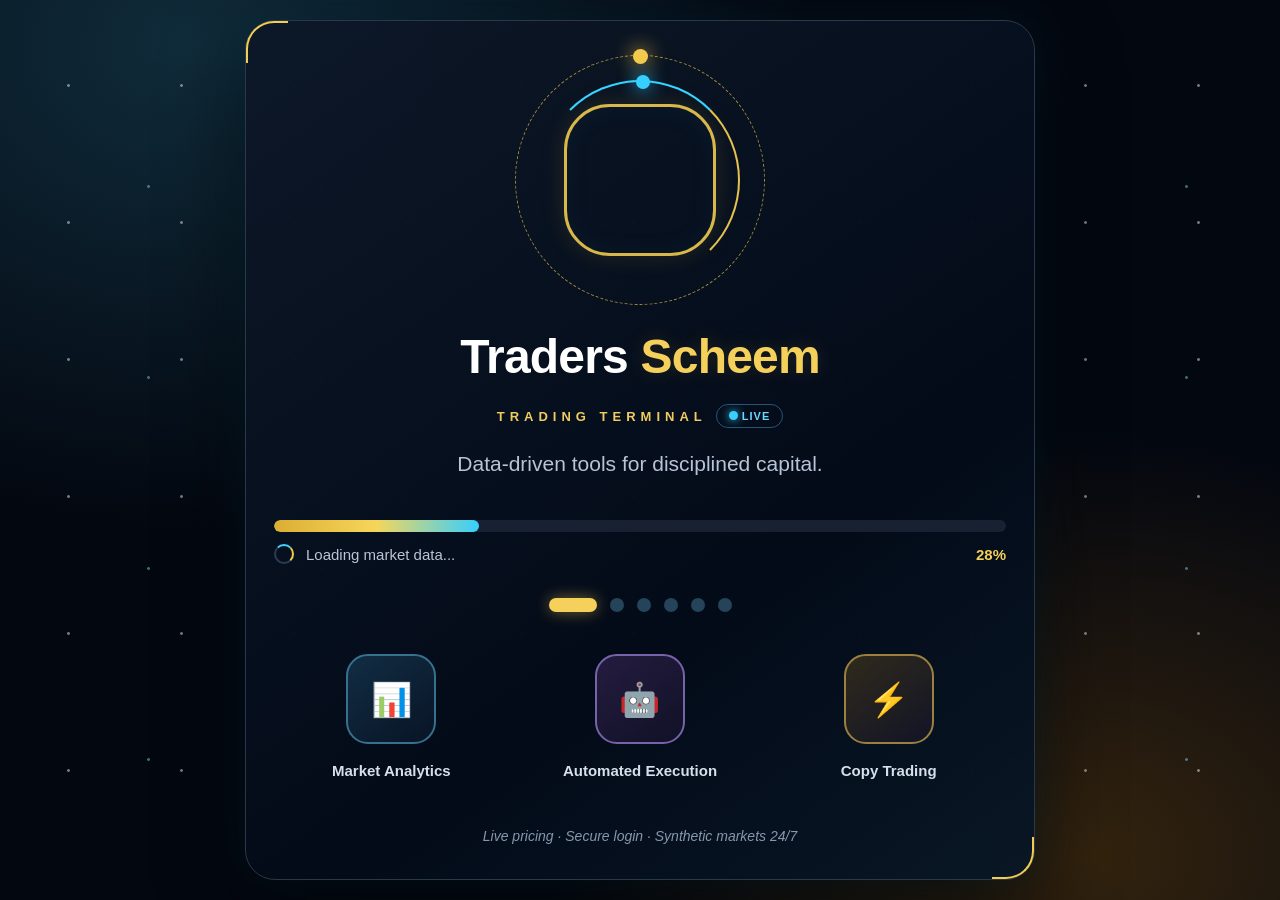
<file: loading.html>
<!DOCTYPE html>
<html lang="en">
<head>
<meta charset="UTF-8">
<meta name="viewport" content="width=device-width, initial-scale=1.0">
<meta name="theme-color" content="#040b17">
<title>Traders Scheem | Initializing</title>

<style>
* {
  box-sizing: border-box;
  margin: 0;
  padding: 0;
}

body {
  min-height: 100vh;
  min-height: 100dvh;
  display: flex;
  align-items: center;
  justify-content: center;
  padding: 18px;
  overflow-x: hidden;
  font-family: Arial, Helvetica, sans-serif;
  color: #fff;
  background:
    radial-gradient(ellipse at 15% 5%, #102c3b 0%, transparent 40%),
    radial-gradient(ellipse at 85% 95%, #33230e 0%, transparent 35%),
    #030710;
}

.stars {
  position: fixed;
  inset: 0;
  pointer-events: none;
  background-image:
    radial-gradient(circle, #fff 1px, transparent 1.8px),
    radial-gradient(circle, #8bdfff 1px, transparent 1.8px);
  background-size: 113px 137px, 173px 191px;
  background-position: 12px 17px, 62px 91px;
  opacity: .45;
}

.terminal-card {
  width: 100%;
  max-width: 790px;
  padding: 34px 28px 30px;
  position: relative;
  z-index: 1;
  text-align: center;
  border: 1px solid #29394a;
  border-radius: 30px;
  background: linear-gradient(145deg,
    rgba(13,24,40,.98),
    rgba(3,11,25,.98) 65%,
    rgba(9,23,37,.98));
  box-shadow: 0 0 50px #00aeff14, 0 25px 80px #000b;
}

.terminal-card::before,
.terminal-card::after {
  content: "";
  position: absolute;
  width: 40px;
  height: 40px;
  border-color: #f5cc53;
  border-style: solid;
  pointer-events: none;
}

.terminal-card::before {
  top: 0;
  left: 0;
  border-width: 2px 0 0 2px;
  border-radius: 28px 0 0 0;
}

.terminal-card::after {
  right: 0;
  bottom: 0;
  border-width: 0 2px 2px 0;
  border-radius: 0 0 28px 0;
}

.orbit-container {
  width: 250px;
  height: 250px;
  max-width: 70vw;
  max-height: 70vw;
  position: relative;
  margin: 0 auto 24px;
  display: grid;
  place-items: center;
}

.orbit {
  position: absolute;
  width: 100%;
  height: 100%;
  border: 1px dashed #f5c94ba6;
  border-radius: 50%;
  animation: spin 12s linear infinite;
}

.orbit::before {
  content: "";
  position: absolute;
  width: 15px;
  height: 15px;
  top: -7px;
  left: calc(50% - 7px);
  border-radius: 50%;
  background: #f5c94b;
  box-shadow: 0 0 20px #f5c94b;
}

.orbit-inner {
  width: 80%;
  height: 80%;
  position: absolute;
  border: 2px solid transparent;
  border-top-color: #37d4ff;
  border-right-color: #e6c34f;
  border-radius: 50%;
  animation: spin 5s linear infinite reverse;
}

.orbit-inner::before {
  content: "";
  position: absolute;
  top: -7px;
  left: 48%;
  width: 14px;
  height: 14px;
  background: #36cfff;
  border-radius: 50%;
  box-shadow: 0 0 18px #36cfff;
}

.orbit-core {
  width: 61%;
  height: 61%;
  border: 3px solid #d8b84b;
  border-radius: 30%;
  box-shadow: 0 0 25px #e9b93622, inset 0 0 25px #1d6e8b17;
  animation: pulse 2.5s ease-in-out infinite;
}

.brand-title {
  font-size: clamp(29px, 5vw, 48px);
  font-weight: 800;
  letter-spacing: -.8px;
  margin-bottom: 20px;
}

.brand-title span {
  color: #f5d05a;
  text-shadow: 0 0 20px #f5c94b25;
}

.terminal-tag {
  display: flex;
  justify-content: center;
  align-items: center;
  gap: 9px;
  margin-bottom: 24px;
  color: #f0cc60;
  font-size: 13px;
  font-weight: 700;
  letter-spacing: 5px;
  text-transform: uppercase;
}

.live-badge {
  border: 1px solid #285574;
  color: #6bd8ff;
  padding: 5px 12px;
  border-radius: 20px;
  letter-spacing: 1px;
  font-size: 11px;
}

.live-dot {
  display: inline-block;
  width: 9px;
  height: 9px;
  border-radius: 50%;
  background: #39cfff;
  box-shadow: 0 0 10px #39cfff;
}

.tagline {
  color: #b8c4d5;
  font-size: clamp(14px, 2.4vw, 21px);
  margin-bottom: 44px;
}

.progress-track {
  width: 100%;
  height: 12px;
  overflow: hidden;
  border-radius: 20px;
  background: #182131;
  margin-bottom: 12px;
}

.progress-fill {
  width: 0;
  height: 100%;
  background: linear-gradient(90deg, #dcae32, #f5d65b, #36cfff);
  border-radius: 20px;
  transition: width .15s linear;
}

.progress-stats {
  display: flex;
  justify-content: space-between;
  gap: 10px;
  align-items: center;
  margin-bottom: 34px;
  color: #b9c5d7;
  font-size: 15px;
}

.progress-percent {
  color: #f5d05a;
  font-weight: bold;
}

.status-row {
  display: flex;
  align-items: center;
  gap: 12px;
}

.spinner {
  flex-shrink: 0;
  width: 20px;
  height: 20px;
  border: 2px solid #2b3c50;
  border-top-color: #42d2ff;
  border-right-color: #f5c94b;
  border-radius: 50%;
  animation: spin 1s linear infinite;
}

.loading-dots {
  display: flex;
  justify-content: center;
  gap: 13px;
  margin-bottom: 32px;
}

.loading-dots span {
  width: 14px;
  height: 14px;
  border-radius: 50%;
  background: #25445a;
}

.loading-dots span:first-child {
  width: 48px;
  border-radius: 15px;
  background: #f5d05a;
  box-shadow: 0 0 15px #f5c94b77;
}

.features-grid {
  display: grid;
  grid-template-columns: repeat(3, 1fr);
  gap: 14px;
  margin-bottom: 36px;
}

.feature-item {
  min-width: 0;
  padding: 10px 3px;
}

.feature-icon {
  width: 90px;
  height: 90px;
  max-width: 100%;
  margin: 0 auto 18px;
  display: flex;
  align-items: center;
  justify-content: center;
  font-size: 33px;
  border: 2px solid #36718d;
  border-radius: 22px;
  background: linear-gradient(145deg, #112d43, #091426);
  color: #48d8ff;
}

.feature-item:nth-child(2) .feature-icon {
  color: #b99aff;
  border-color: #7862a9;
  background: linear-gradient(145deg, #251c40, #101126);
}

.feature-item:nth-child(3) .feature-icon {
  color: #f5d05a;
  border-color: #9b8040;
  background: linear-gradient(145deg, #302a1c, #111426);
}

.feature-label {
  color: #d6dfeb;
  font-size: 15px;
  font-weight: 600;
}

.footer-note {
  color: #8797ac;
  font-size: 14px;
  font-style: italic;
  line-height: 1.7;
}

@keyframes spin {
  to { transform: rotate(360deg); }
}

@keyframes pulse {
  0%, 100% { transform: scale(1); }
  50% { transform: scale(1.04); }
}

@media (max-width: 480px) {
  .terminal-card {
    padding: 28px 17px 24px;
    border-radius: 25px;
  }

  .orbit-container {
    width: 190px;
    height: 190px;
    margin-bottom: 27px;
  }

  .terminal-tag {
    flex-wrap: wrap;
    letter-spacing: 3px;
    font-size: 11px;
  }

  .tagline {
    margin-bottom: 35px;
  }

  .feature-icon {
    width: 65px;
    height: 65px;
    font-size: 26px;
    margin-bottom: 12px;
  }

  .feature-label {
    font-size: 11px;
    line-height: 1.5;
  }

  .footer-note {
    font-size: 11px;
  }

  .progress-stats {
    font-size: 12px;
  }
}

@media (max-height: 800px) {
  .terminal-card {
    padding-top: 18px;
    padding-bottom: 18px;
  }

  .orbit-container {
    width: 130px;
    height: 130px;
    margin-bottom: 15px;
  }

  .brand-title {
    margin-bottom: 12px;
  }

  .terminal-tag {
    margin-bottom: 14px;
  }

  .tagline {
    margin-bottom: 24px;
  }

  .progress-stats {
    margin-bottom: 20px;
  }

  .loading-dots {
    margin-bottom: 18px;
  }

  .features-grid {
    margin-bottom: 18px;
  }

  .feature-icon {
    width: 60px;
    height: 60px;
    margin-bottom: 10px;
  }
}

@media (prefers-reduced-motion: reduce) {
  *, *::before, *::after {
    animation-duration: 0.01ms !important;
    animation-iteration-count: 1 !important;
  }
}
</style>
</head>

<body>
<div class="stars"></div>

<main class="terminal-card">

  <div class="orbit-container">
    <div class="orbit"></div>
    <div class="orbit-inner"></div>
    <div class="orbit-core"></div>
  </div>

  <h1 class="brand-title">Traders <span>Scheem</span></h1>

  <div class="terminal-tag">
    TRADING TERMINAL
    <span class="live-badge">
      <span class="live-dot"></span> LIVE
    </span>
  </div>

  <p class="tagline">
    Data-driven tools for disciplined capital.
  </p>

  <div class="progress-track">
    <div class="progress-fill" id="progressFill"></div>
  </div>

  <div class="progress-stats">
    <div class="status-row">
      <div class="spinner" id="spinner"></div>
      <span id="statusText">Connecting to markets...</span>
    </div>
    <span class="progress-percent" id="progressPercent">0%</span>
  </div>

  <div class="loading-dots">
    <span></span><span></span><span></span>
    <span></span><span></span><span></span>
  </div>

  <div class="features-grid">
    <div class="feature-item">
      <div class="feature-icon">📊</div>
      <div class="feature-label">Market Analytics</div>
    </div>

    <div class="feature-item">
      <div class="feature-icon">🤖</div>
      <div class="feature-label">Automated Execution</div>
    </div>

    <div class="feature-item">
      <div class="feature-icon">⚡</div>
      <div class="feature-label">Copy Trading</div>
    </div>
  </div>

  <div class="footer-note">
    Live pricing · Secure login · Synthetic markets 24/7
  </div>

</main>

<script>
(function () {
  const progressFill = document.getElementById("progressFill");
  const progressPercent = document.getElementById("progressPercent");
  const statusText = document.getElementById("statusText");
  const spinner = document.getElementById("spinner");

  // Change this only if your dashboard has a different filename.
  const DASHBOARD_PAGE = "dashboard.html";

  const messages = [
    { progress: 0, text: "Connecting to markets..." },
    { progress: 25, text: "Loading market data..." },
    { progress: 50, text: "Initializing pricing engine..." },
    { progress: 75, text: "Preparing your desk..." },
    { progress: 90, text: "Finalizing login..." }
  ];

  let progress = 0;
  const duration = 3500;
  const intervalTime = 35;
  const increment = 100 / (duration / intervalTime);

  const timer = setInterval(function () {
    progress = Math.min(100, progress + increment);

    progressFill.style.width = progress + "%";
    progressPercent.textContent = Math.floor(progress) + "%";

    for (let i = messages.length - 1; i >= 0; i--) {
      if (progress >= messages[i].progress) {
        statusText.textContent = messages[i].text;
        break;
      }
    }

    if (progress >= 100) {
      clearInterval(timer);
      statusText.textContent = "Ready! Opening dashboard...";
      spinner.style.display = "none";

      setTimeout(function () {
        window.location.replace(DASHBOARD_PAGE);
      }, 500);
    }
  }, intervalTime);
})();
</script>

</body>
</html>
</file>
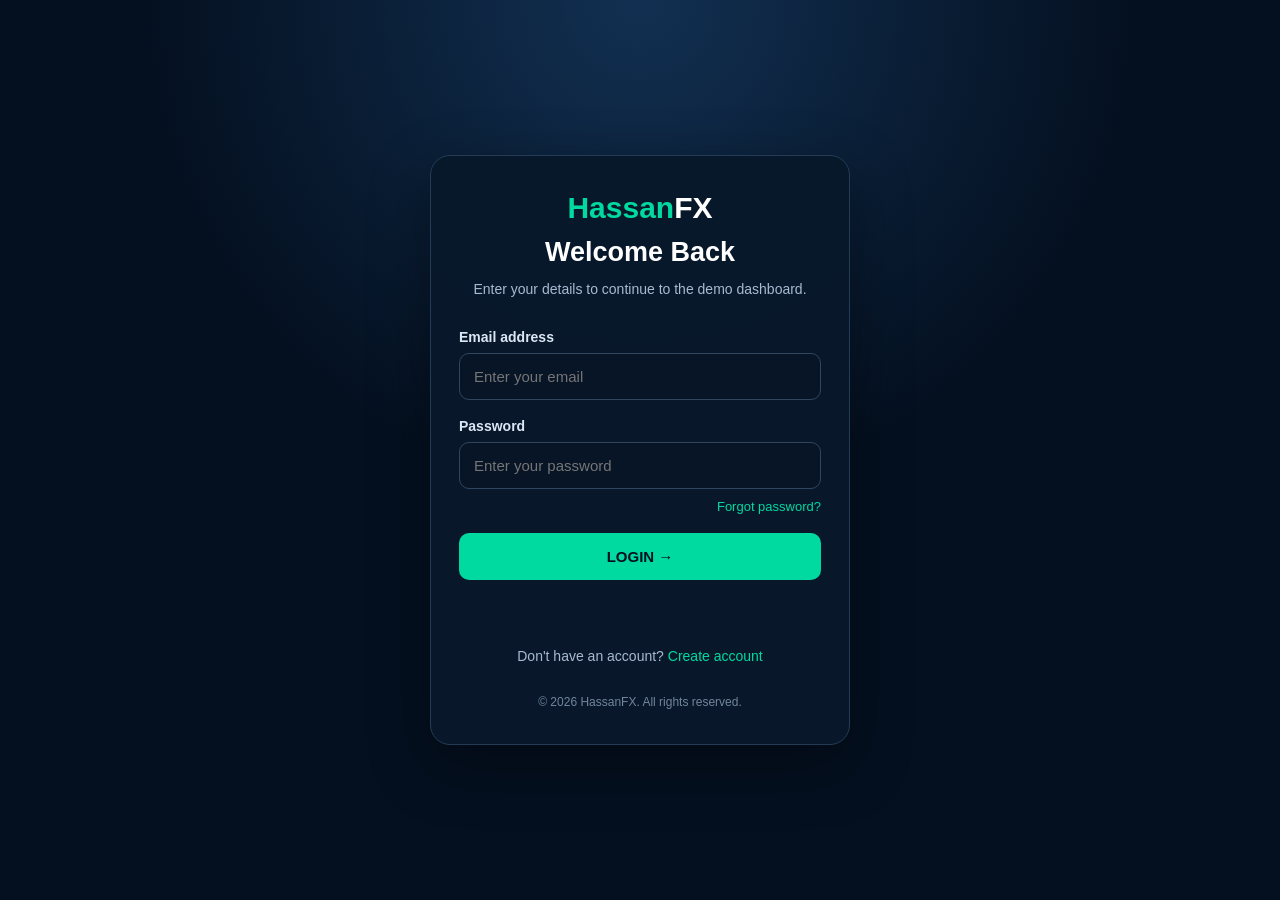
<file: login.html>
<!DOCTYPE html>
<html lang="en">
<head>
<meta charset="UTF-8">
<meta name="viewport" content="width=device-width, initial-scale=1.0">
<meta name="theme-color" content="#041020">
<title>Login | HassanFX</title>

<style>
* {
  box-sizing: border-box;
  margin: 0;
  padding: 0;
}

body {
  min-height: 100vh;
  display: flex;
  align-items: center;
  justify-content: center;
  padding: 20px;
  font-family: Arial, sans-serif;
  color: white;
  background: radial-gradient(circle at top, #123052 0%, transparent 45%), #041020;
}

.login-card {
  width: 100%;
  max-width: 420px;
  padding: 35px 28px;
  border: 1px solid #243b56;
  border-radius: 20px;
  background: rgba(9, 24, 43, 0.97);
  box-shadow: 0 20px 60px rgba(0,0,0,0.4);
}

.logo {
  margin-bottom: 12px;
  color: #00d9a0;
  font-size: 30px;
  font-weight: 800;
  text-align: center;
}

.logo span { color: white; }

h1 {
  margin-bottom: 10px;
  font-size: 27px;
  text-align: center;
}

.subtitle {
  margin-bottom: 28px;
  color: #a8bad0;
  font-size: 14px;
  line-height: 1.6;
  text-align: center;
}

.field { margin-bottom: 18px; }

label {
  display: block;
  margin-bottom: 8px;
  color: #dce7f5;
  font-size: 14px;
  font-weight: bold;
}

input {
  width: 100%;
  padding: 14px;
  border: 1px solid #30465f;
  border-radius: 10px;
  outline: none;
  background: #071527;
  color: white;
  font-size: 15px;
}

input:focus { border-color: #00d9a0; }

.forgot-container {
  text-align: right;
  margin-top: -10px;
  margin-bottom: 18px;
}

.forgot-link, a {
  color: #00d9a0;
  text-decoration: none;
}

.forgot-link { font-size: 13px; }

.login-btn {
  width: 100%;
  padding: 15px;
  border: none;
  border-radius: 10px;
  background: #00d9a0;
  color: #041020;
  font-size: 15px;
  font-weight: 800;
  cursor: pointer;
}

#message {
  min-height: 22px;
  margin-top: 16px;
  font-size: 13px;
  text-align: center;
}

.links {
  margin-top: 24px;
  color: #a8bad0;
  font-size: 14px;
  line-height: 2;
  text-align: center;
}

.footer {
  margin-top: 25px;
  color: #72859c;
  font-size: 12px;
  text-align: center;
}
</style>
</head>

<body>
<main class="login-card">

  <div class="logo">Hassan<span>FX</span></div>

  <h1>Welcome Back</h1>

  <p class="subtitle">
    Enter your details to continue to the demo dashboard.
  </p>

  <form id="loginForm">

    <div class="field">
      <label for="email">Email address</label>
      <input id="email" type="email"
        placeholder="Enter your email" required>
    </div>

    <div class="field">
      <label for="password">Password</label>
      <input id="password" type="password"
        placeholder="Enter your password" required>
    </div>

    <div class="forgot-container">
      <a href="forgot-password.html" class="forgot-link">
        Forgot password?
      </a>
    </div>

    <button class="login-btn" type="submit">
      LOGIN →
    </button>

    <p id="message" role="status"></p>
  </form>

  <div class="links">
    Don't have an account?
    <a href="signup.html">Create account</a>
  </div>

  <div class="footer">
    © 2026 HassanFX. All rights reserved.
  </div>


</main>

<script>
const form = document.getElementById("loginForm");
const message = document.getElementById("message");

form.addEventListener("submit", function(event) {
  event.preventDefault();

  const email = document.getElementById("email").value.trim();

  if (!email) {
    message.textContent = "Please enter your email.";
    return;
  }

  const userName = email.split("@")[0];

  localStorage.setItem("userEmail", email);
  localStorage.setItem("userName", userName);
  localStorage.setItem("loggedInEmail", email);
  localStorage.setItem("loggedInUser", userName);

  message.textContent = "Opening demo dashboard...";
  message.style.color = "#00d9a0";

  window.location.href = "loading.html";
});
</script>

</body>
</html>
</file>
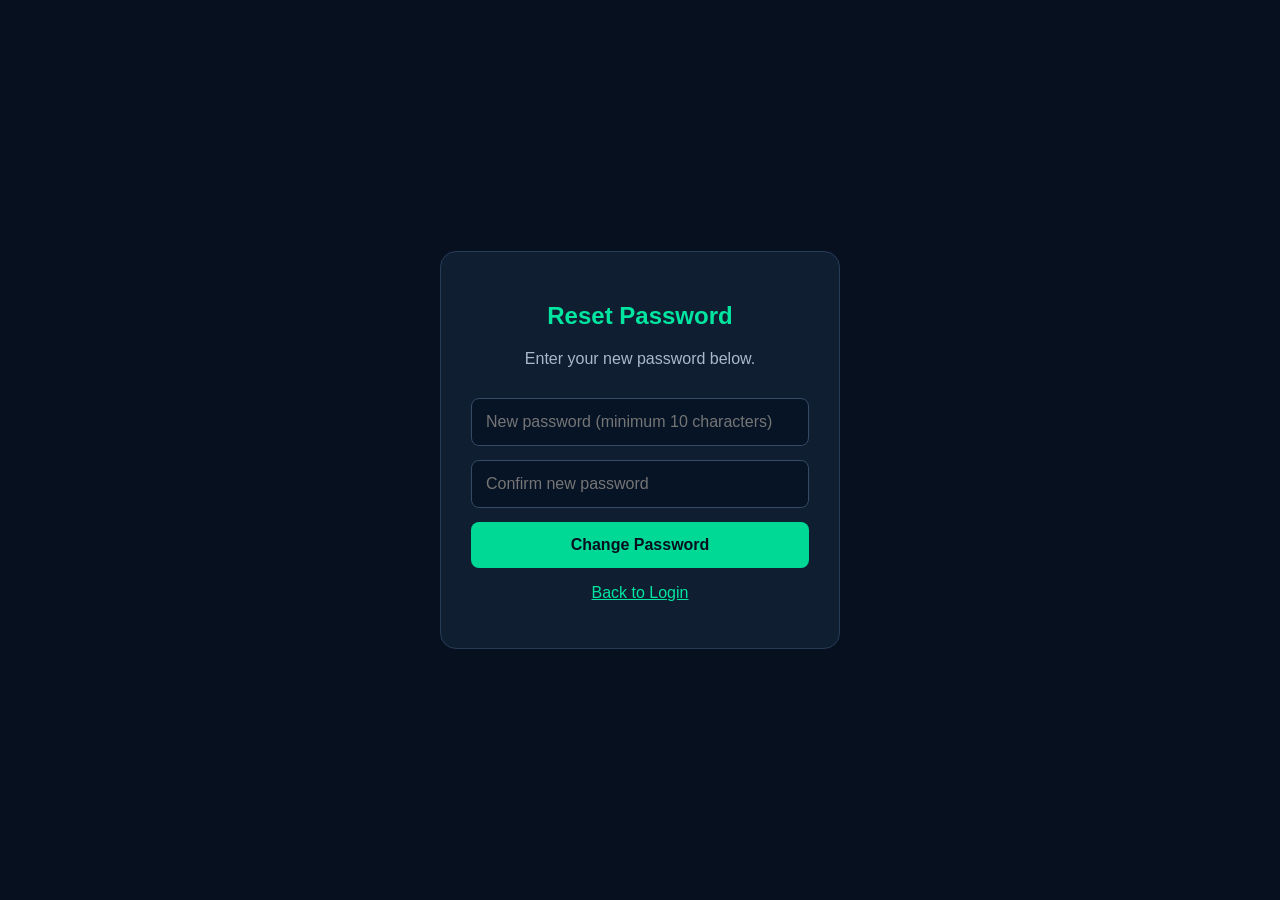
<file: reset-password.html>
<!DOCTYPE html>
<html lang="en">
<head>
<meta charset="UTF-8">
<meta name="viewport" content="width=device-width, initial-scale=1.0">
<title>HassanFX | Reset Password</title>
<style>
*{box-sizing:border-box}
body{
  margin:0;min-height:100vh;display:grid;place-items:center;
  background:#06101f;color:white;font-family:Arial,sans-serif;
  padding:20px
}
.card{
  width:100%;max-width:400px;background:#101e32;
  padding:30px;border-radius:16px;border:1px solid #263b55
}
h2{text-align:center;color:#00e6a0}
p{text-align:center;color:#aab8ca}
input,button{
  width:100%;padding:14px;margin-top:14px;
  border-radius:8px;font-size:16px
}
input{background:#071426;color:white;border:1px solid #344a65}
button{
  background:#00d995;color:#06101f;border:0;
  font-weight:bold;cursor:pointer
}
#message{text-align:center;margin-top:15px}
a{color:#00e6a0}
</style>
</head>
<body>
<div class="card">
<h2>Reset Password</h2>
<p>Enter your new password below.</p>

<form id="resetForm">
<input id="password" type="password"
placeholder="New password (minimum 10 characters)"
minlength="10" required>

<input id="confirmPassword" type="password"
placeholder="Confirm new password" required>

<button type="submit">Change Password</button>
</form>

<div id="message"></div>
<p><a href="login.html">Back to Login</a></p>
</div>

<script>
const API = "https://traderscheem-backend-pkn6.onrender.com";

const token = new URLSearchParams(location.search).get("token");
const form = document.getElementById("resetForm");
const message = document.getElementById("message");

form.addEventListener("submit", async function(e){
  e.preventDefault();

  const password = document.getElementById("password").value;
  const confirmPassword =
    document.getElementById("confirmPassword").value;

  if(!token){
    message.textContent = "Invalid or missing reset link.";
    return;
  }

  if(password.length < 10){
    message.textContent = "Password must have at least 10 characters.";
    return;
  }

  if(password !== confirmPassword){
    message.textContent = "Passwords do not match.";
    return;
  }

  message.textContent = "Updating password...";

  try{
    const response = await fetch(
      API + "/api/auth/reset-password",
      {
        method:"POST",
        headers:{"Content-Type":"application/json"},
        body:JSON.stringify({token,password})
      }
    );

    const data = await response.json();

    if(!response.ok){
      throw new Error(data.error || "Password reset failed.");
    }

    message.textContent = data.message;
    form.reset();
  }catch(error){
    message.textContent = error.message;
  }
});
</script>
</body>
  </html>
</file>
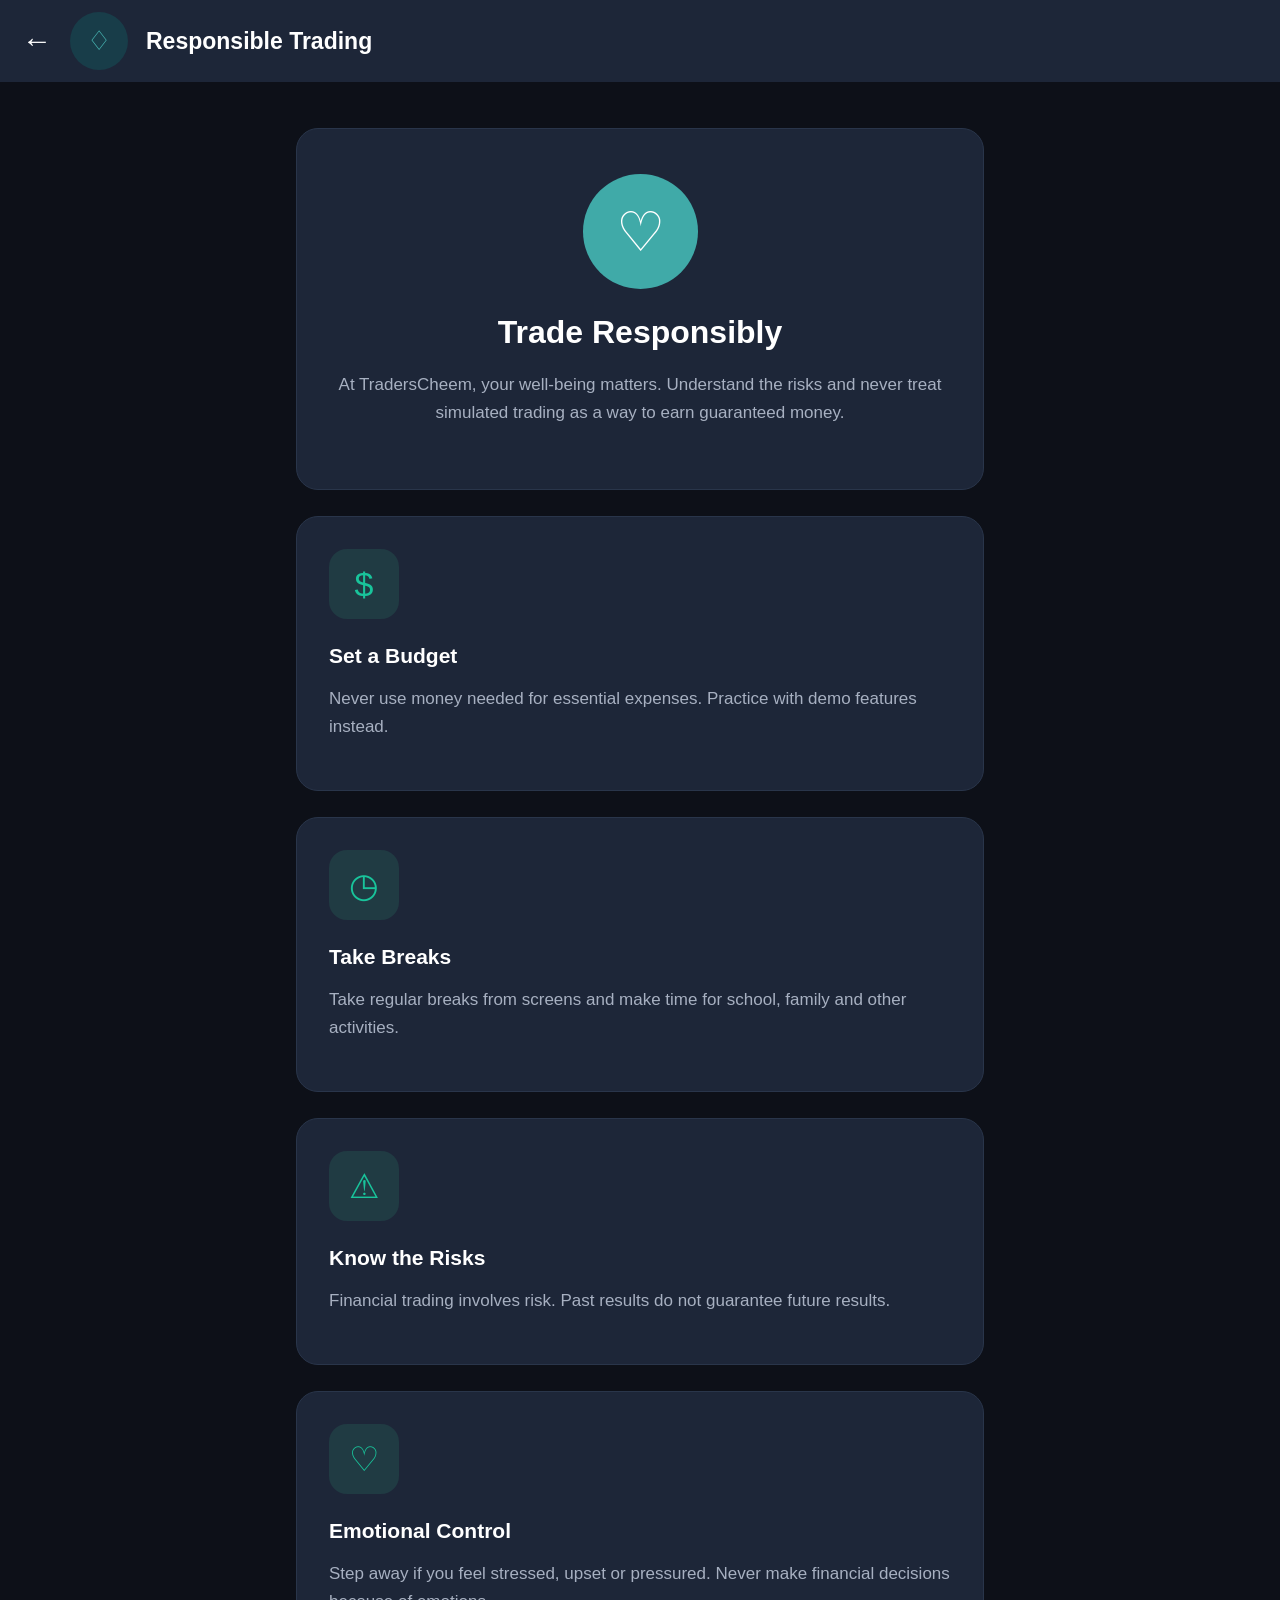
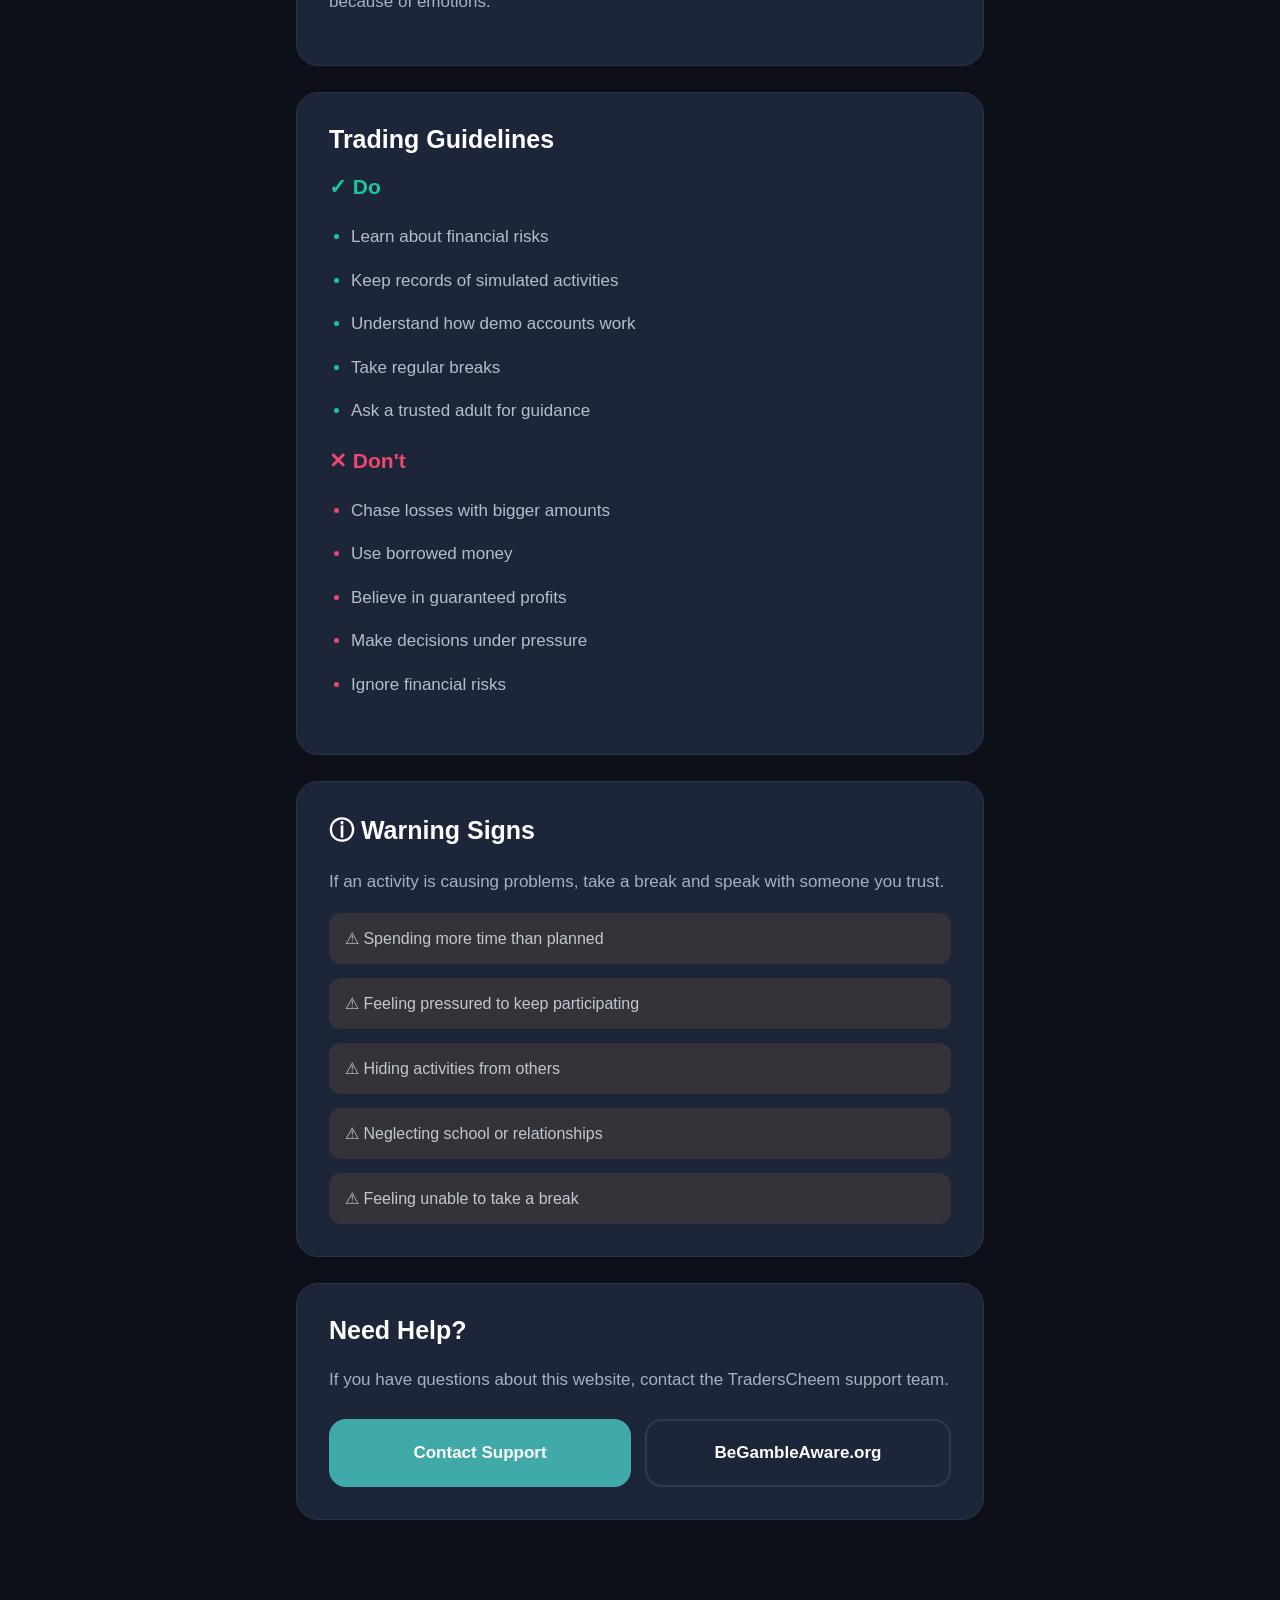
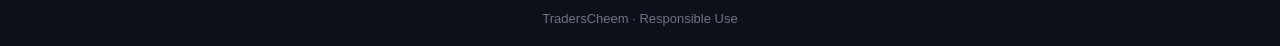
<file: responsible-trading.htm>
<!DOCTYPE html>
<html lang="en">
<head>
<meta charset="UTF-8">
<meta name="viewport" content="width=device-width, initial-scale=1">
<meta name="theme-color" content="#1d2638">
<title>Responsible Trading | TradersCheem</title>

<style>
* {
  box-sizing: border-box;
}

body {
  margin: 0;
  background: #0d1018;
  color: #fff;
  font-family: Arial, sans-serif;
}

header {
  height: 82px;
  background: #1d2638;
  display: flex;
  align-items: center;
  gap: 18px;
  padding: 0 22px;
  position: sticky;
  top: 0;
  z-index: 10;
}

.back {
  color: white;
  text-decoration: none;
  font-size: 30px;
}

.logo {
  width: 58px;
  height: 58px;
  border-radius: 50%;
  background: #183d49;
  color: #48b6b3;
  display: grid;
  place-items: center;
  font-size: 27px;
}

header h2 {
  font-size: 23px;
  margin: 0;
}

.container {
  max-width: 720px;
  margin: auto;
  padding: 24px 16px 45px;
}

.card {
  background: #1d2638;
  border: 1px solid #29354a;
  border-radius: 22px;
  padding: 32px;
  margin-bottom: 26px;
}

.hero {
  text-align: center;
  padding: 45px 25px;
  margin-top: 22px;
}

.hero-icon {
  width: 115px;
  height: 115px;
  border-radius: 50%;
  background: #40aaa8;
  display: grid;
  place-items: center;
  margin: 0 auto 25px;
  font-size: 55px;
}

.hero h1 {
  font-size: 32px;
  margin: 0 0 20px;
}

p {
  color: #a7b0c1;
  font-size: 17px;
  line-height: 1.65;
}

.info-icon {
  width: 70px;
  height: 70px;
  border-radius: 18px;
  background: #203b43;
  color: #19c49b;
  display: grid;
  place-items: center;
  font-size: 34px;
  margin-bottom: 25px;
}

.card h3 {
  font-size: 21px;
  margin: 0 0 12px;
}

.guidelines h2,
.warning h2,
.help h2 {
  font-size: 25px;
  margin-top: 0;
}

.do-title {
  color: #16c99b;
}

.dont-title {
  color: #ef476f;
  margin-top: 35px;
}

ul {
  padding-left: 22px;
  color: #b5bdcb;
}

li {
  padding: 9px 0;
  font-size: 17px;
  line-height: 1.5;
}

.do-list li::marker {
  color: #16c99b;
}

.dont-list li::marker {
  color: #ef476f;
}

.warning-item {
  background: #34333a;
  border-radius: 12px;
  padding: 16px;
  margin-top: 14px;
  color: #c2c7d1;
  font-size: 16px;
}

.warning-item span {
  color: #ffb52e;
  margin-right: 10px;
}

.help-buttons {
  display: flex;
  gap: 14px;
  flex-wrap: wrap;
  margin-top: 25px;
}

.support-btn,
.aware-btn {
  flex: 1;
  min-width: 190px;
  min-height: 68px;
  display: flex;
  justify-content: center;
  align-items: center;
  padding: 15px;
  border-radius: 17px;
  text-decoration: none;
  font-size: 17px;
  font-weight: bold;
  text-align: center;
}

.support-btn {
  background: #40aaa8;
  color: white;
}

.aware-btn {
  background: transparent;
  border: 2px solid #30394d;
  color: white;
}

.support-btn:active,
.aware-btn:active {
  opacity: .8;
}

footer {
  text-align: center;
  color: #69758b;
  padding: 20px;
  font-size: 13px;
}

@media(max-width:480px) {
  .card {
    padding: 25px;
  }

  .hero h1 {
    font-size: 27px;
  }

  header h2 {
    font-size: 20px;
  }

  .help-buttons {
    flex-direction: column;
  }
}
</style>
</head>

<body>

<header>
  <a href="javascript:history.back()" class="back">←</a>
  <div class="logo">♢</div>
  <h2>Responsible Trading</h2>
</header>

<main class="container">

  <section class="card hero">
    <div class="hero-icon">♡</div>
    <h1>Trade Responsibly</h1>
    <p>
      At TradersCheem, your well-being matters.
      Understand the risks and never treat simulated
      trading as a way to earn guaranteed money.
    </p>
  </section>

  <section class="card">
    <div class="info-icon">$</div>
    <h3>Set a Budget</h3>
    <p>
      Never use money needed for essential expenses.
      Practice with demo features instead.
    </p>
  </section>

  <section class="card">
    <div class="info-icon">◷</div>
    <h3>Take Breaks</h3>
    <p>
      Take regular breaks from screens and make time
      for school, family and other activities.
    </p>
  </section>

  <section class="card">
    <div class="info-icon">⚠</div>
    <h3>Know the Risks</h3>
    <p>
      Financial trading involves risk. Past results
      do not guarantee future results.
    </p>
  </section>

  <section class="card">
    <div class="info-icon">♡</div>
    <h3>Emotional Control</h3>
    <p>
      Step away if you feel stressed, upset or pressured.
      Never make financial decisions because of emotions.
    </p>
  </section>

  <section class="card guidelines">
    <h2>Trading Guidelines</h2>

    <h3 class="do-title">✓ Do</h3>
    <ul class="do-list">
      <li>Learn about financial risks</li>
      <li>Keep records of simulated activities</li>
      <li>Understand how demo accounts work</li>
      <li>Take regular breaks</li>
      <li>Ask a trusted adult for guidance</li>
    </ul>

    <h3 class="dont-title">✕ Don't</h3>
    <ul class="dont-list">
      <li>Chase losses with bigger amounts</li>
      <li>Use borrowed money</li>
      <li>Believe in guaranteed profits</li>
      <li>Make decisions under pressure</li>
      <li>Ignore financial risks</li>
    </ul>
  </section>

  <section class="card warning">
    <h2>ⓘ Warning Signs</h2>
    <p>
      If an activity is causing problems, take a break
      and speak with someone you trust.
    </p>

    <div class="warning-item">⚠ Spending more time than planned</div>
    <div class="warning-item">⚠ Feeling pressured to keep participating</div>
    <div class="warning-item">⚠ Hiding activities from others</div>
    <div class="warning-item">⚠ Neglecting school or relationships</div>
    <div class="warning-item">⚠ Feeling unable to take a break</div>
  </section>

  <section class="card help">
    <h2>Need Help?</h2>
    <p>
      If you have questions about this website,
      contact the TradersCheem support team.
    </p>

    <div class="help-buttons">

      <a class="support-btn"
         href="https://wa.me/254114622873?text=Hello%20TradersCheem%20Support"
         target="_blank"
         rel="noopener noreferrer">
        Contact Support
      </a>

      <a class="aware-btn"
         href="https://www.begambleaware.org/"
         target="_blank"
         rel="noopener noreferrer">
        BeGambleAware.org
      </a>

    </div>
  </section>

</main>

<footer>
  TradersCheem · Responsible Use
</footer>

</body>
  </html>
</file>
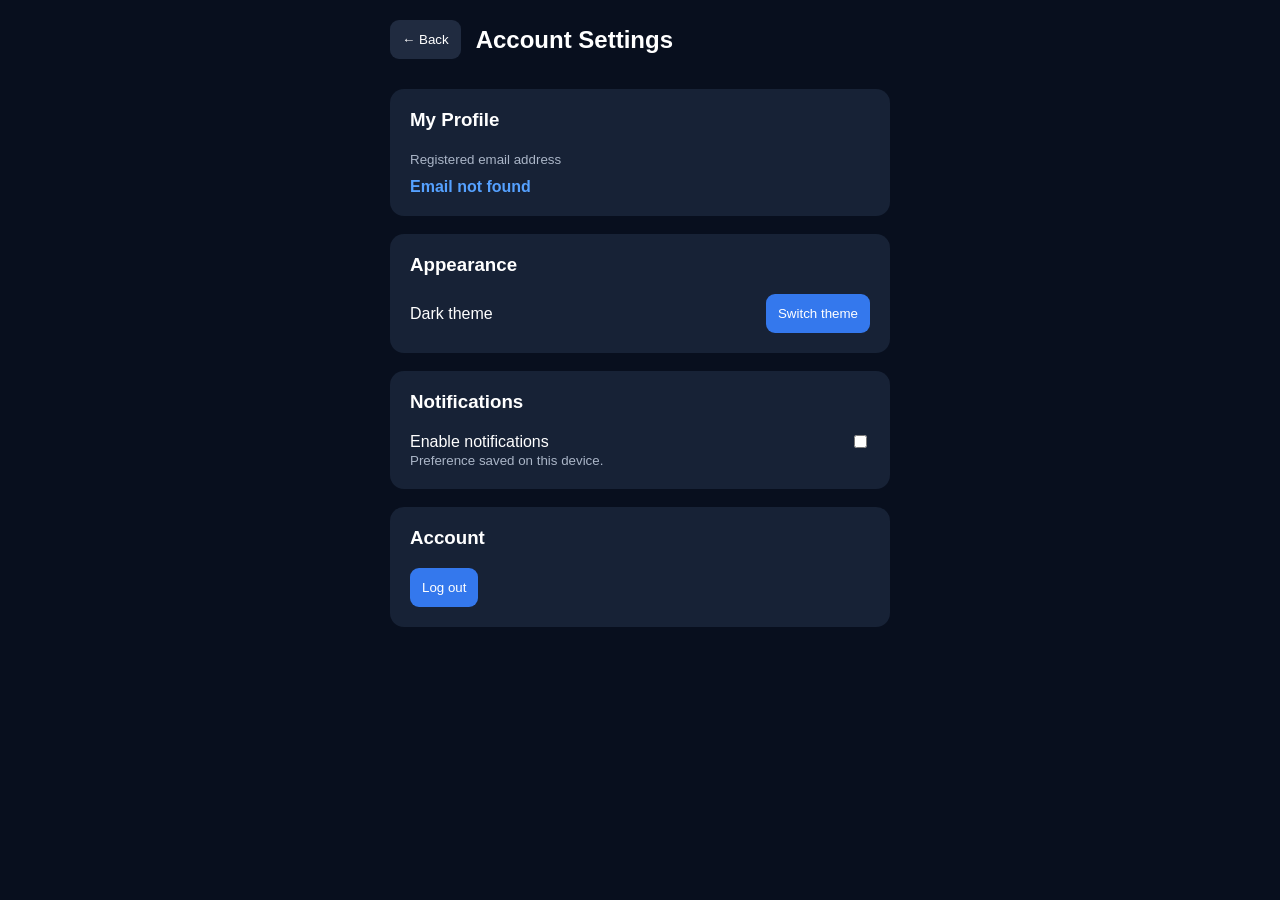
<file: settings.html>
<!DOCTYPE html>
<html lang="en">
<head>
<meta charset="UTF-8">
<meta name="viewport" content="width=device-width, initial-scale=1.0">
<title>Account Settings | TradersCheeem</title>

<style>
*{box-sizing:border-box}
body{
  margin:0;
  padding:20px;
  background:#080f1e;
  color:white;
  font-family:Arial,sans-serif;
}
.container{max-width:500px;margin:auto}
.header{
  display:flex;
  align-items:center;
  gap:15px;
  margin-bottom:30px;
}
button{
  cursor:pointer;
  border:0;
  border-radius:9px;
  padding:12px;
  color:white;
  background:#3478ed;
}
.back{background:#202b40}
h2{margin:0}
.card{
  background:#172236;
  padding:20px;
  border-radius:14px;
  margin-bottom:18px;
}
.card h3{margin-top:0}
small{color:#aab5c7}
.email{
  display:block;
  margin-top:10px;
  color:#55a1ff;
  overflow-wrap:anywhere;
}
.option{
  display:flex;
  justify-content:space-between;
  align-items:center;
  gap:12px;
  margin-top:18px;
}
.light{
  background:#f1f5f9;
  color:#172033;
}
.light .card{background:white}
.light small{color:#526078}
</style>
</head>

<body>
<div class="container">

  <div class="header">
    <button class="back" onclick="history.back()">← Back</button>
    <h2>Account Settings</h2>
  </div>

  <div class="card">
    <h3>My Profile</h3>
    <small>Registered email address</small>
    <strong class="email" id="userEmail">Loading...</strong>
  </div>

  <div class="card">
    <h3>Appearance</h3>
    <div class="option">
      <span>Dark theme</span>
      <button onclick="toggleTheme()" id="themeButton">
        Switch theme
      </button>
    </div>
  </div>

  <div class="card">
    <h3>Notifications</h3>
    <div class="option">
      <span>Enable notifications</span>
      <input type="checkbox" id="notifications">
    </div>
    <small>Preference saved on this device.</small>
  </div>

  <div class="card">
    <h3>Account</h3>
    <button onclick="logout()">Log out</button>
  </div>

</div>

<script>
function loadEmail(){
  const keys=[
    'hassanfx_user',
    'traderscheem_user',
    'currentUser',
    'loggedInUser',
    'user',
    'userData'
  ];

  let email='Email not found';

  for(const key of keys){
    try{
      const saved=localStorage.getItem(key);
      if(!saved)continue;

      const data=JSON.parse(saved);

      if(typeof data==='string' && data.includes('@')){
        email=data;
      }else if(data && typeof data==='object'){
        email=data.email || data.user?.email || email;
      }

      if(email!=='Email not found')break;
    }catch(e){
      const saved=localStorage.getItem(key);
      if(saved && saved.includes('@')){
        email=saved;
        break;
      }
    }
  }

  document.getElementById('userEmail').textContent=email;
}

function toggleTheme(){
  document.body.classList.toggle('light');
  const theme=document.body.classList.contains('light')?'light':'dark';
  localStorage.setItem('sidebarTheme',theme);
}

function loadTheme(){
  const theme=localStorage.getItem('sidebarTheme')||'dark';
  document.body.classList.toggle('light',theme==='light');
}

const notification=document.getElementById('notifications');
notification.checked=localStorage.getItem('notificationsEnabled')==='true';

notification.addEventListener('change',()=>{
  localStorage.setItem('notificationsEnabled',notification.checked);
});

function logout(){
  if(confirm('Are you sure you want to log out?')){
    location.href='index.html';
  }
}

loadEmail();
loadTheme();
</script>
</body>
                                     </html>
</file>
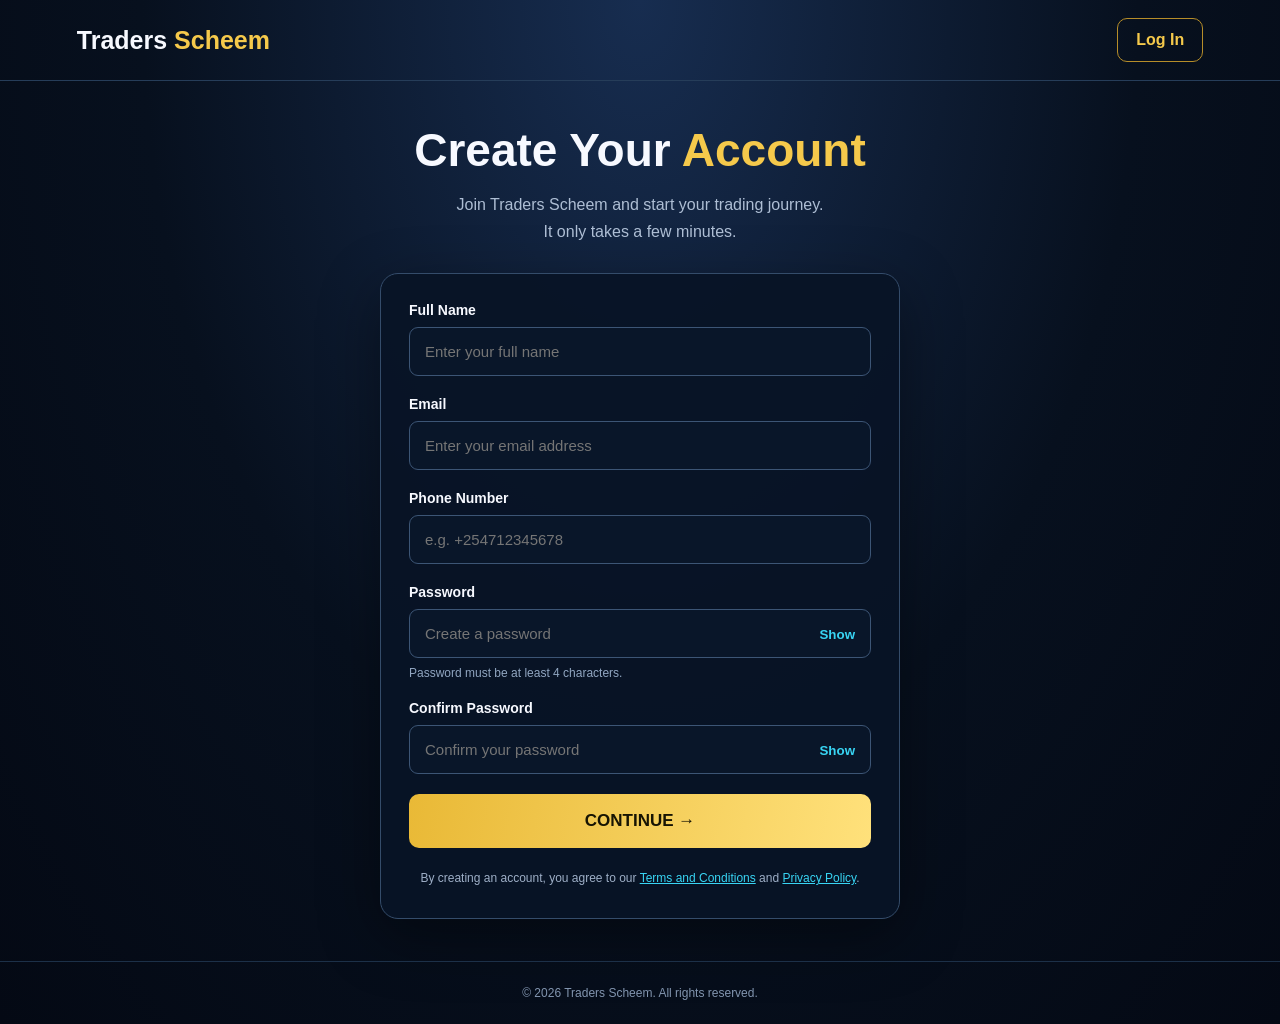
<file: signup.html>
<!DOCTYPE html>
<html lang="en">
<head>
<meta charset="UTF-8">
<meta name="viewport" content="width=device-width, initial-scale=1.0">
<meta name="theme-color" content="#07101e">
<title>Create Account | Traders Scheem</title>

<style>
* {
  box-sizing: border-box;
  margin: 0;
  padding: 0;
}

body {
  min-height: 100vh;
  font-family: Arial, Helvetica, sans-serif;
  color: #f7f9ff;
  background:
    radial-gradient(ellipse at top, #172d50 0%, #07101e 55%, #040914 100%);
}

header {
  display: flex;
  align-items: center;
  justify-content: space-between;
  gap: 12px;
  padding: 18px 6%;
  border-bottom: 1px solid #263d59;
}

.logo {
  font-size: 25px;
  font-weight: 800;
  line-height: 1.2;
}

.logo span {
  color: #f5c94b;
}

.nav-link {
  color: #f5c94b;
  border: 1px solid #b68d29;
  border-radius: 10px;
  padding: 12px 18px;
  text-decoration: none;
  font-weight: bold;
}

main {
  padding: 42px 16px;
}

.heading {
  text-align: center;
  margin: 0 auto 28px;
}

.heading h1 {
  font-size: clamp(30px, 6vw, 46px);
  font-weight: 800;
  margin-bottom: 14px;
}

.heading h1 span {
  color: #f5c94b;
}

.heading p {
  color: #aebed4;
  line-height: 1.7;
}

.card {
  max-width: 520px;
  margin: auto;
  padding: 28px;
  border: 1px solid #344c6a;
  border-radius: 18px;
  background: rgba(8, 20, 38, .94);
  box-shadow: 0 18px 60px #0006;
}

.field {
  margin-bottom: 20px;
}

label {
  display: block;
  font-weight: bold;
  margin-bottom: 9px;
  font-size: 14px;
}

.input-wrap {
  position: relative;
}

input {
  width: 100%;
  padding: 15px;
  border-radius: 9px;
  border: 1px solid #3c5575;
  background: #091629;
  color: white;
  font-size: 15px;
  outline: none;
}

input:focus {
  border-color: #38d5f4;
  box-shadow: 0 0 0 3px #38d5f41b;
}

.password-input {
  padding-right: 65px;
}

.toggle {
  position: absolute;
  right: 10px;
  top: 50%;
  transform: translateY(-50%);
  background: transparent;
  border: none;
  color: #38d5f4;
  cursor: pointer;
  padding: 6px;
  font-weight: 600;
}

.hint {
  color: #91a6c1;
  font-size: 12px;
  margin-top: 8px;
}

.continue {
  width: 100%;
  border: none;
  border-radius: 10px;
  padding: 17px;
  background: linear-gradient(100deg, #e9b936, #ffe17b);
  color: #171403;
  font-size: 17px;
  font-weight: 800;
  cursor: pointer;
}

.continue:hover {
  transform: translateY(-2px);
  box-shadow: 0 8px 24px #f5c94b35;
}

.message {
  margin-top: 15px;
  text-align: center;
  font-size: 14px;
  line-height: 1.6;
}

.terms {
  margin-top: 20px;
  text-align: center;
  color: #9eafc7;
  font-size: 12px;
  line-height: 1.8;
}

.terms a {
  color: #38d5f4;
}

footer {
  text-align: center;
  padding: 24px 15px;
  border-top: 1px solid #1c3048;
  color: #8295af;
  font-size: 12px;
}
</style>
</head>

<body>

<header>
  <div class="logo">Traders <span>Scheem</span></div>
  <a class="nav-link" href="login.html">Log In</a>
</header>

<main>
  <section class="heading">
    <h1>Create Your <span>Account</span></h1>
    <p>Join Traders Scheem and start your trading journey.</p>
    <p>It only takes a few minutes.</p>
  </section>

  <form class="card" id="signupForm">
    <div class="field">
      <label for="fullName">Full Name</label>
      <input id="fullName" type="text" placeholder="Enter your full name" required>
    </div>

    <div class="field">
      <label for="email">Email</label>
      <input id="email" type="email" placeholder="Enter your email address" required>
    </div>

    <div class="field">
      <label for="phone">Phone Number</label>
      <input id="phone" type="tel" placeholder="e.g. +254712345678" required>
    </div>

    <div class="field">
      <label for="password">Password</label>
      <div class="input-wrap">
        <input class="password-input" id="password" type="password" placeholder="Create a password" minlength="4" required>
        <button class="toggle" type="button" data-target="password">Show</button>
      </div>
      <p class="hint">Password must be at least 4 characters.</p>
    </div>

    <div class="field">
      <label for="confirmPassword">Confirm Password</label>
      <div class="input-wrap">
        <input class="password-input" id="confirmPassword" type="password" placeholder="Confirm your password" required>
        <button class="toggle" type="button" data-target="confirmPassword">Show</button>
      </div>
    </div>

    <button class="continue" type="submit">CONTINUE →</button>

    <p class="message" id="message" role="status" aria-live="polite"></p>

    <p class="terms">
      By creating an account, you agree to our <a href="terms.html">Terms and Conditions</a> and <a href="privacy.html">Privacy Policy</a>.
    </p>
  </form>
</main>

<footer>
  © 2026 Traders Scheem. All rights reserved.
</footer>

<script>
(function () {
  const form = document.getElementById("signupForm");
  const message = document.getElementById("message");
  const password = document.getElementById("password");
  const confirmPassword = document.getElementById("confirmPassword");

  const API_URL = "https://traderscheem-backend-pkn6.onrender.com";

  // Toggle Show / Hide Password Functionality
  document.querySelectorAll(".toggle").forEach(function (button) {
    button.addEventListener("click", function () {
      const input = document.getElementById(button.dataset.target);
      const showPassword = input.type === "password";

      input.type = showPassword ? "text" : "password";
      button.textContent = showPassword ? "Hide" : "Show";
    });
  });

  form.addEventListener("submit", async function (event) {
    event.preventDefault();

    const fullName = document.getElementById("fullName").value.trim();
    const email = document.getElementById("email").value.trim().toLowerCase();
    const phone = document.getElementById("phone").value.trim();

    if (!fullName || !email || !phone ||
        !password.value || !confirmPassword.value) {
      message.style.color = "#ff8b8b";
      message.textContent = "Please complete all fields.";
      return;
    }

    if (password.value.length < 4) {
      message.style.color = "#ff8b8b";
      message.textContent = "Your password must be at least 4 characters.";
      return;
    }

    if (password.value !== confirmPassword.value) {
      message.style.color = "#ff8b8b";
      message.textContent = "Passwords do not match.";
      confirmPassword.focus();
      return;
    }

    const submitButton = form.querySelector('button[type="submit"]');

    submitButton.disabled = true;
    submitButton.textContent = "SAVING DETAILS...";

    try {
      const response = await fetch(API_URL + "/api/auth/register", {
        method: "POST",
        headers: {
          "Content-Type": "application/json"
        },
        body: JSON.stringify({
          fullName: fullName,
          email: email,
          phone: phone,
          password: password.value
        })
      });

      const responseText = await response.text();
      let data;

      try {
        data = JSON.parse(responseText);
      } catch {
        throw new Error("Invalid server response.");
      }

      if (!response.ok) {
        throw new Error(
          data.error || data.message || "Could not save account."
        );
      }

      // Save profile details locally so the dashboard side menu picks them up
      localStorage.setItem("userName", fullName);
      localStorage.setItem("userEmail", email);
      localStorage.setItem("loggedInUser", fullName);
      localStorage.setItem("loggedInEmail", email);

      password.value = "";
      confirmPassword.value = "";

      submitButton.textContent = "ACCOUNT READY...";
      message.style.color = "#f5c94b";
      message.textContent = "Details saved! Opening the loading screen...";

      setTimeout(function () {
        window.location.href = "loading.html";
      }, 500);

    } catch (error) {
      message.style.color = "#ff8b8b";
      message.textContent = error.message;

      submitButton.disabled = false;
      submitButton.textContent = "CONTINUE →";
    }
  });
})();
</script>
</body>
</html>
</file>
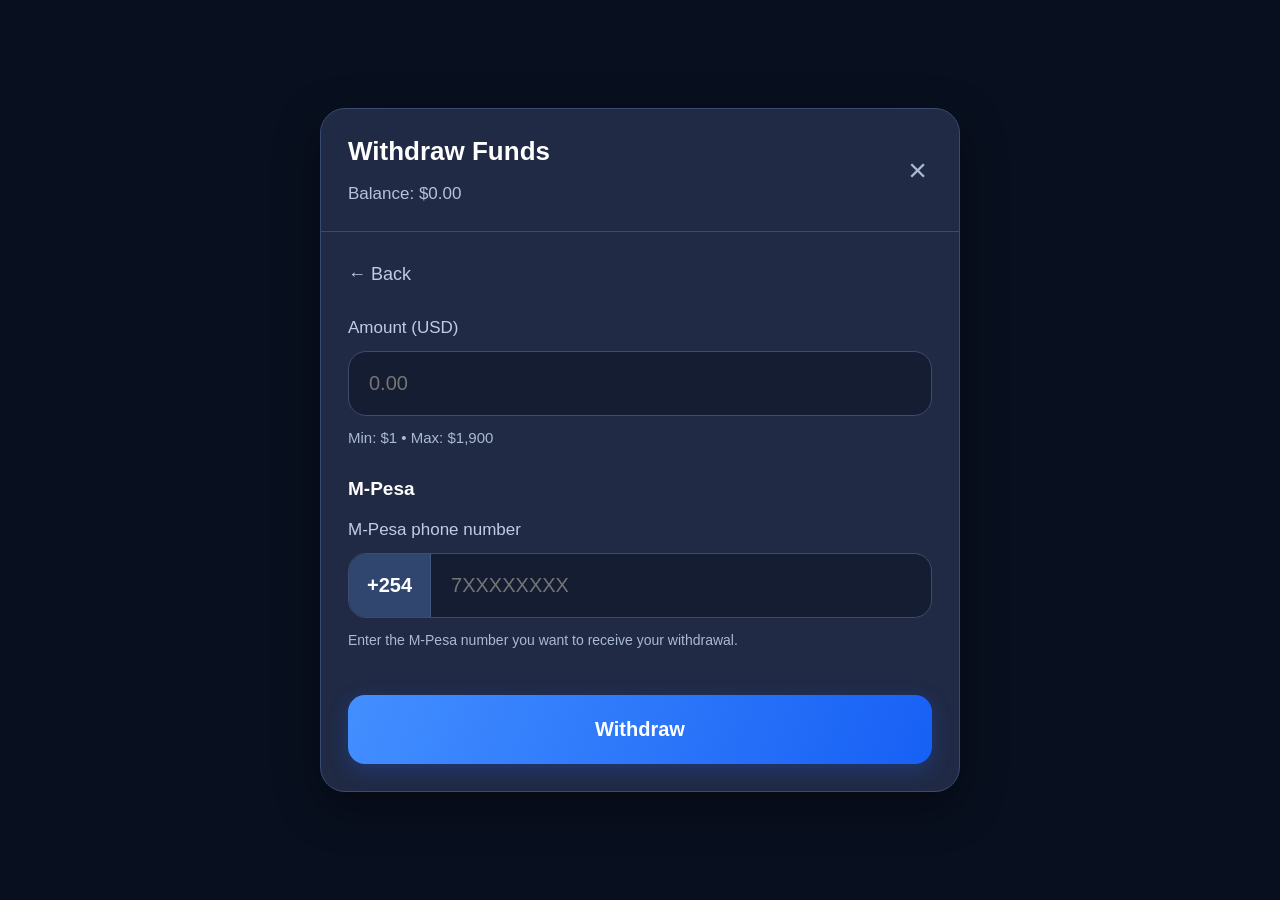
<file: withdraw.html>
<!DOCTYPE html>
<html lang="en">
<head>
<meta charset="UTF-8">
<meta name="viewport" content="width=device-width, initial-scale=1">
<meta name="theme-color" content="#080f1e">
<title>Withdraw Funds | TradersCheeem</title>

<style>
* {
  box-sizing: border-box;
}

body {
  margin: 0;
  min-height: 100vh;
  padding: 20px;
  display: flex;
  align-items: center;
  justify-content: center;
  background: #080f1e;
  color: white;
  font-family: Arial, sans-serif;
}

.container {
  width: 100%;
  max-width: 640px;
}

.card {
  background: #202a45;
  border: 1px solid #394b70;
  border-radius: 25px;
  overflow: hidden;
  box-shadow: 0 15px 45px rgba(0,0,0,.35);
}

.header {
  padding: 27px;
  display: flex;
  justify-content: space-between;
  align-items: center;
  border-bottom: 1px solid #394b70;
}

.header h2 {
  margin: 0;
  font-size: 26px;
  font-weight: 700;
}

.header p {
  color: #b4c2df;
  margin-bottom: 0;
  font-size: 17px;
}

.close {
  background: transparent;
  color: #aab9d5;
  font-size: 32px;
  padding: 5px;
}

.content {
  padding: 27px;
}

.back {
  background: transparent;
  color: #c0cce3;
  padding: 5px 0;
  margin-bottom: 28px;
  font-size: 18px;
}

label {
  display: block;
  color: #c0cce3;
  margin-bottom: 13px;
  font-size: 17px;
}

input {
  width: 100%;
  padding: 20px;
  background: #151d32;
  color: white;
  border: 1px solid #3b4c70;
  border-radius: 18px;
  font-size: 20px;
  outline: none;
}

input:focus {
  border-color: #438cff;
  box-shadow: 0 0 0 2px rgba(67,140,255,.15);
}

.limit {
  color: #aab9d5;
  font-size: 15px;
  margin-top: 13px;
}

h4 {
  margin-top: 32px;
  margin-bottom: 20px;
  font-size: 19px;
}

.phone-group {
  display: flex;
  background: #151d32;
  border: 1px solid #3b4c70;
  border-radius: 18px;
  overflow: hidden;
}

.country-code {
  display: flex;
  align-items: center;
  padding: 0 18px;
  background: #30466f;
  color: white;
  font-weight: bold;
  font-size: 20px;
  border-right: 1px solid #40577f;
}

.phone-group input {
  border: none;
  border-radius: 0;
  min-width: 0;
  background: transparent;
}

.hint {
  color: #aab9d5;
  font-size: 14px;
  line-height: 1.5;
  margin-top: 12px;
}

.withdraw-btn {
  width: 100%;
  padding: 23px;
  margin-top: 30px;
  background: linear-gradient(110deg,#438fff,#1760f5);
  color: white;
  border: none;
  border-radius: 17px;
  font-size: 20px;
  font-weight: bold;
  box-shadow: 0 6px 20px rgba(30,105,255,.25);
}

.withdraw-btn:active {
  transform: scale(.98);
}

button {
  cursor: pointer;
  border: none;
  border-radius: 9px;
}

@media(max-width:480px) {
  .content, .header {
    padding: 23px;
  }
}
</style>
</head>

<body>

<div class="container">

  <div class="card">

    <div class="header">
      <div>
        <h2>Withdraw Funds</h2>
        <p>Balance: $<span id="realBalance">0.00</span></p>
      </div>

      <button class="close" onclick="history.back()">×</button>
    </div>

    <div class="content">

      <button class="back" onclick="history.back()">
        ← Back
      </button>

      <label for="amount">Amount (USD)</label>

      <input
        id="amount"
        type="number"
        min="1"
        max="1900"
        step="0.01"
        placeholder="0.00"
      >

      <p class="limit">Min: $1 • Max: $1,900</p>

      <h4>M-Pesa</h4>

      <label for="phone">M-Pesa phone number</label>

      <div class="phone-group">
        <span class="country-code">+254</span>

        <input
          id="phone"
          type="tel"
          placeholder="7XXXXXXXX"
          maxlength="9"
          inputmode="numeric"
        >
      </div>

      <p class="hint">
        Enter the M-Pesa number you want to receive your withdrawal.
      </p>

      <button class="withdraw-btn" onclick="requestWithdrawal()">
        Withdraw
      </button>

    </div>
  </div>

</div>

<script>
function requestWithdrawal() {
  const amount = Number(
    document.getElementById('amount').value
  );

  const phone = document.getElementById('phone').value.trim();

  if (!Number.isFinite(amount) || amount < 1 || amount > 1900) {
    alert('Enter an amount between $1 and $1,900.');
    return;
  }

  if (!/^[17][0-9]{8}$/.test(phone)) {
    alert('Enter a valid Kenyan M-Pesa number.');
    return;
  }

  alert('Your details have been entered successfully. Payment processing is not connected yet.');
}
</script>

</body>
</html>
</file>
